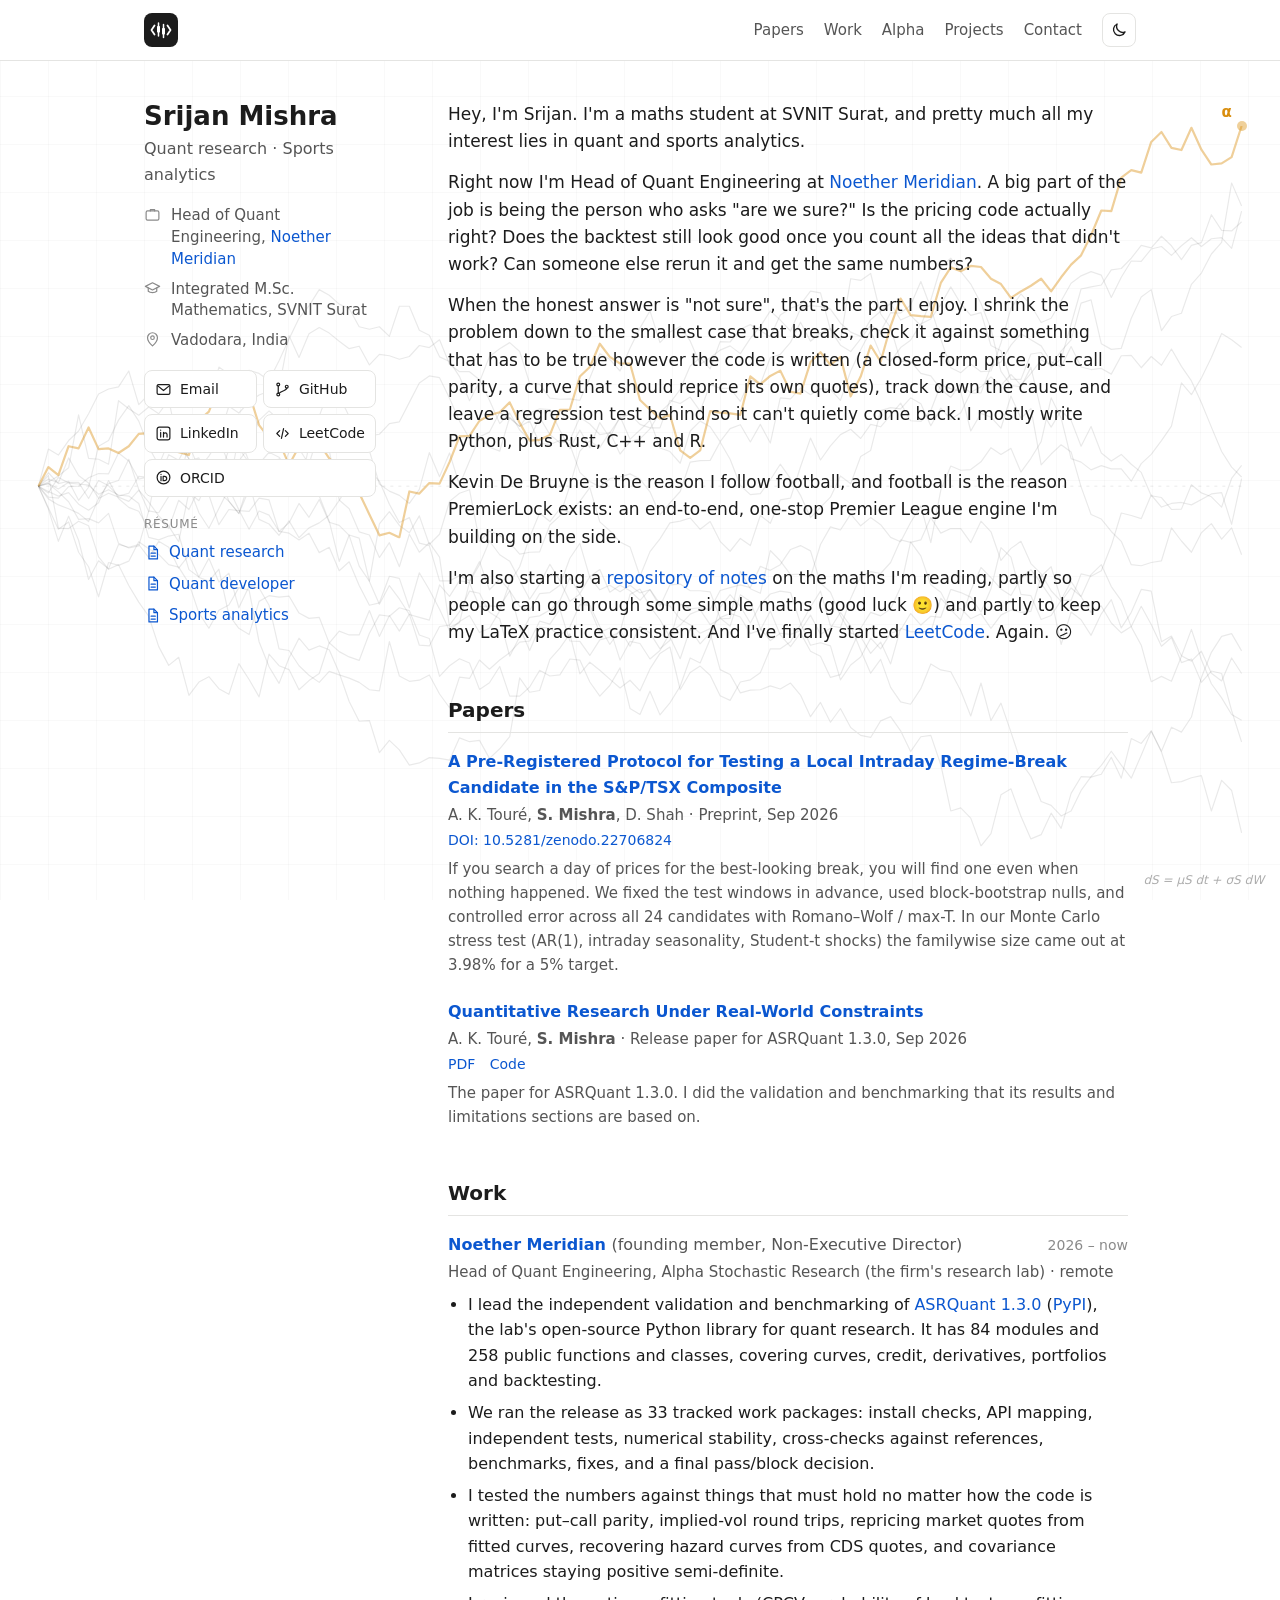
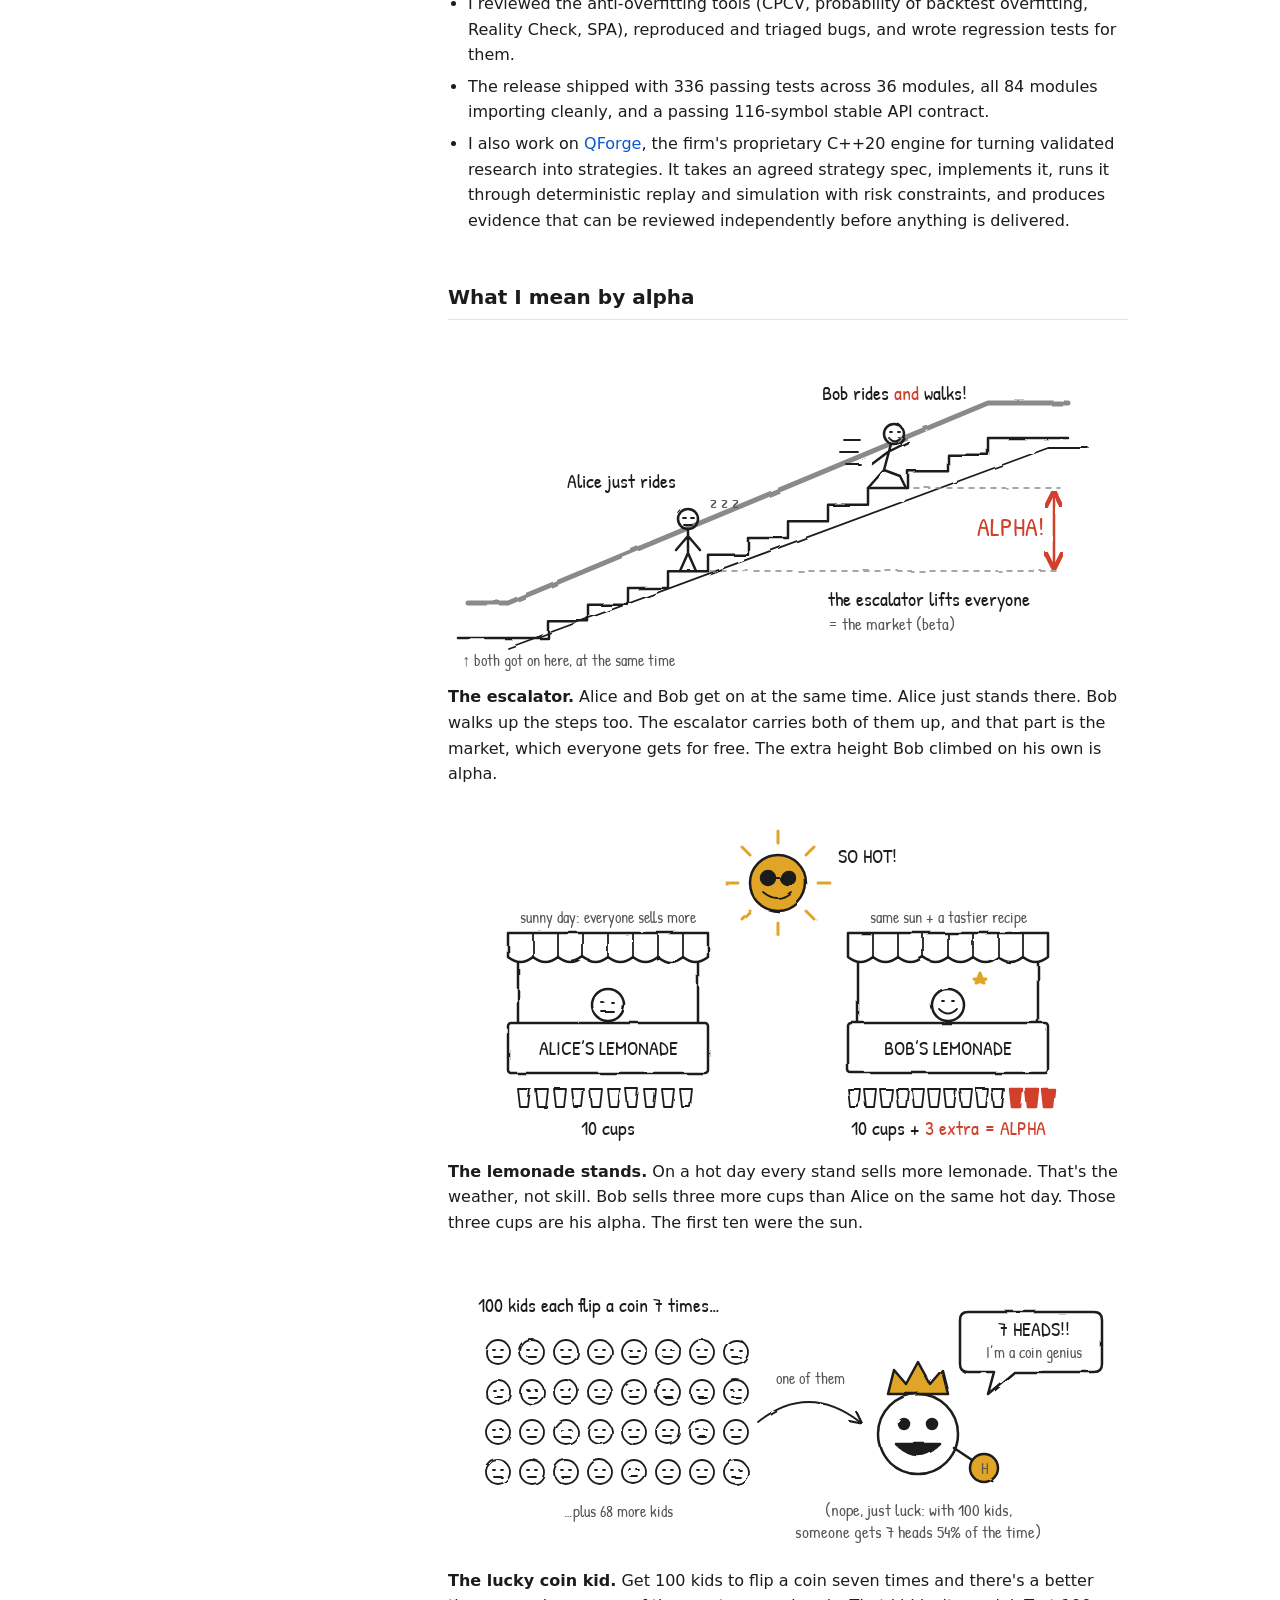
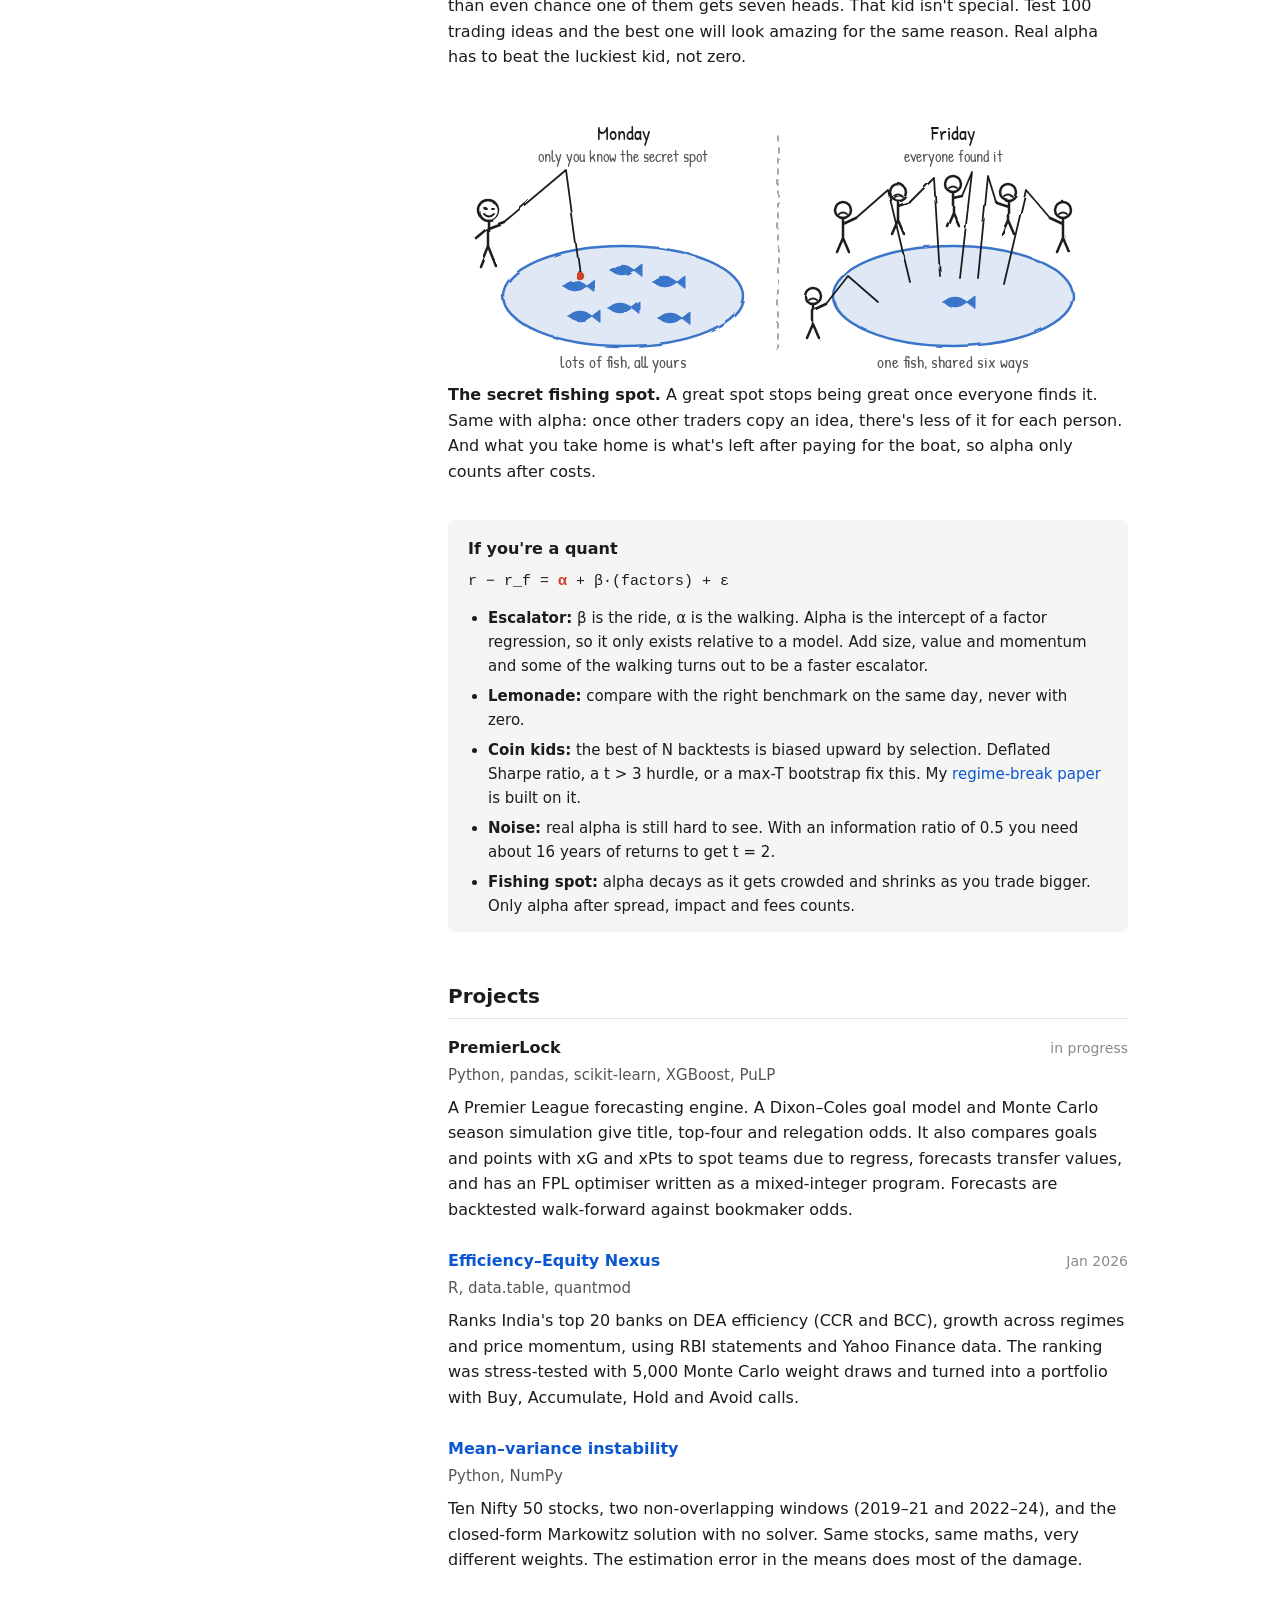
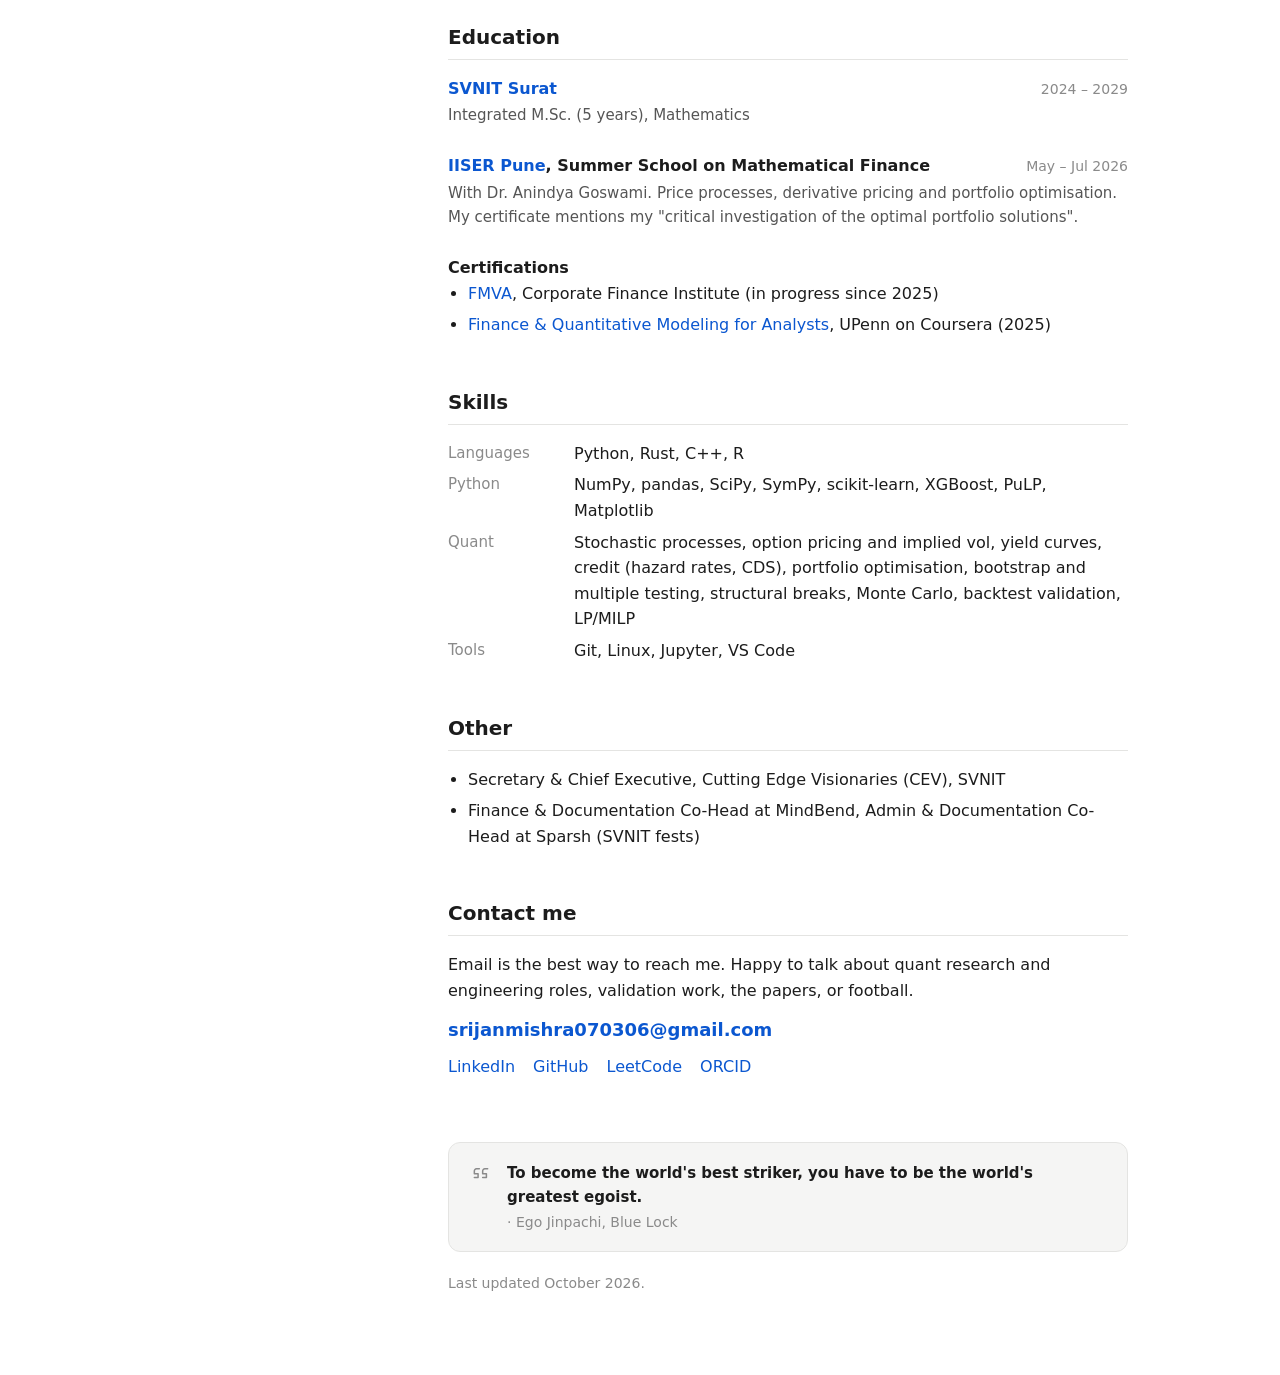
<file: index.html>
<!doctype html>
<html lang="en">
<head>
<meta charset="utf-8">
<meta name="viewport" content="width=device-width, initial-scale=1">
<title>Srijan Mishra</title>
<meta name="description" content="Srijan Mishra. Maths student at SVNIT Surat, Head of Quant Engineering at Noether Meridian. Quant research, validation and sports analytics.">
<meta name="author" content="Srijan Mishra">
<meta property="og:type" content="website">
<meta property="og:title" content="Srijan Mishra">
<meta property="og:description" content="Maths student at SVNIT Surat. Head of Quant Engineering at Noether Meridian. Quant research, validation and sports analytics.">
<meta property="og:url" content="https://srijanm-149.github.io/">
<meta property="og:site_name" content="Srijan Mishra">
<meta property="og:image" content="https://srijanm-149.github.io/img/og.png">
<meta property="og:image:width" content="1200">
<meta property="og:image:height" content="630">
<meta property="og:image:alt" content="Srijan Mishra · Quant research and sports analytics">
<meta name="twitter:card" content="summary_large_image">
<meta name="twitter:title" content="Srijan Mishra">
<meta name="twitter:description" content="Maths student at SVNIT Surat. Head of Quant Engineering at Noether Meridian.">
<meta name="twitter:image" content="https://srijanm-149.github.io/img/og.png">
<link rel="canonical" href="https://srijanm-149.github.io/">
<meta name="robots" content="index, follow">
<meta name="google-site-verification" content="_PoeW4BMkiNaqqGJSaXYiYPbLqBYTv4Mj8OxICNfTSU">
<script type="application/ld+json">
{
  "@context": "https://schema.org",
  "@type": "Person",
  "name": "Srijan Mishra",
  "url": "https://srijanm-149.github.io/",
  "image": "https://srijanm-149.github.io/img/og.png",
  "jobTitle": "Head of Quant Engineering",
  "worksFor": { "@type": "Organization", "name": "Noether Meridian", "url": "https://noethermeridian.com/" },
  "alumniOf": { "@type": "CollegeOrUniversity", "name": "Sardar Vallabhbhai National Institute of Technology, Surat" },
  "address": { "@type": "PostalAddress", "addressLocality": "Vadodara", "addressCountry": "IN" },
  "knowsAbout": ["Quantitative finance", "Model validation", "Sports analytics", "Python", "Rust", "C++", "R"],
  "sameAs": [
    "https://github.com/SRIJANM-149",
    "https://www.linkedin.com/in/srijanmishra2006/",
    "https://leetcode.com/u/Srijan_Q/",
    "https://orcid.org/0009-0008-2937-7115"
  ]
}
</script>
<meta name="theme-color" content="#ffffff" media="(prefers-color-scheme: light)">
<meta name="theme-color" content="#131313" media="(prefers-color-scheme: dark)">
<link rel="icon" type="image/svg+xml" href="img/icon-code.svg">
<link rel="preconnect" href="https://fonts.googleapis.com">
<link rel="preconnect" href="https://fonts.gstatic.com" crossorigin>
<link href="https://fonts.googleapis.com/css2?family=Patrick+Hand&display=swap" rel="stylesheet">
<link rel="stylesheet" href="assets/style.css?v=27">
<script>
  try { var t = localStorage.getItem("theme"); if (t === "light" || t === "dark") document.documentElement.dataset.theme = t; } catch (e) {}
</script>
<noscript><style>#preloader { display: none; }</style></noscript>
</head>
<body id="top">
<div id="preloader" aria-hidden="true">
  <div class="pl-wrap">
    <svg class="pl-ring" viewBox="0 0 120 120">
      <defs>
        <filter id="pl-wobble" x="-20%" y="-20%" width="140%" height="140%">
          <feTurbulence type="fractalNoise" baseFrequency="0.035" numOctaves="2" seed="4" result="n">
            <animate attributeName="baseFrequency" values="0.03;0.05;0.035;0.03" dur="2.4s" repeatCount="indefinite"/>
          </feTurbulence>
          <feDisplacementMap in="SourceGraphic" in2="n" scale="7" xChannelSelector="R" yChannelSelector="G"/>
        </filter>
      </defs>
      <g filter="url(#pl-wobble)">
        <circle class="pl-stroke pl-s1" cx="60" cy="60" r="48" pathLength="100"/>
        <circle class="pl-stroke pl-s2" cx="60" cy="60" r="46.5" pathLength="100"/>
      </g>
    </svg>
    <div class="pl-mark">
      <svg viewBox="0 0 24 24">
        <path class="pl-code" d="M5.5 7.5 2.5 12l3 4.5M18.5 7.5l3 4.5-3 4.5"/>
        <path class="pl-wick" d="M9.5 5v13M14.5 6.5v13"/>
        <rect class="pl-body" x="8" y="8" width="3" height="6.5" rx=".7"/>
        <rect class="pl-body" x="13" y="10" width="3" height="6.5" rx=".7"/>
      </svg>
    </div>
  </div>
</div>
<div id="bg-graph" aria-hidden="true">
  <svg viewBox="0 0 1000 1000" preserveAspectRatio="none">
    <line class="bg-base" x1="30" y1="540.2" x2="970" y2="540.2"/>
    <g class="bg-paths"><path d="M30.0 540.2L37.8 554.3L45.6 561.0L53.6 565.3L61.4 570.4L69.2 579.5L77.0 553.9L84.8 548.1L92.6 552.4L100.6 557.1L108.4 544.5L116.2 557.9L124.0 573.2L131.8 584.6L139.6 601.9L147.6 546.9L155.4 556.3L163.2 531.6L171.0 546.9L178.8 557.1L186.6 570.4L194.6 535.9L202.4 577.1L210.2 582.2L218.0 594.8L225.8 578.7L233.6 597.5L241.4 586.5L249.4 581.0L257.2 572.4L265.0 555.9L272.8 538.2L280.6 526.1L288.6 522.9L296.4 534.7L304.2 560.2L312.0 580.6L319.8 575.1L327.6 603.4L335.4 606.2L343.4 645.4L351.2 645.4L359.0 639.6L366.8 645.4L374.6 623.8L382.4 655.3L390.4 643.5L398.2 656.1L406.0 697.3L413.8 722.8L421.6 696.9L429.6 698.1L437.4 706.3L445.2 696.5L453.0 671.8L460.8 672.5L468.6 696.1L476.4 716.1L484.4 700.0L492.2 718.1L500.0 696.5L507.8 703.2L515.6 720.9L523.4 711.4L531.4 671.0L539.2 676.5L547.0 675.3L554.8 677.3L562.6 656.1L570.4 652.9L578.4 649.8L586.2 652.9L594.0 629.3L601.8 633.7L609.6 627.4L617.6 610.5L625.4 606.2L633.2 612.1L641.0 647.8L648.8 658.0L656.6 684.3L664.6 703.2L672.4 707.5L680.2 726.0L688.0 713.4L695.8 737.7L703.6 698.1L711.4 702.0L719.4 701.6L727.2 702.4L735.0 664.7L742.8 677.3L750.6 689.0L758.4 656.1L766.4 630.5L774.2 641.9L782.0 654.5L789.8 661.6L797.6 642.7L805.4 632.9L813.4 648.2L821.2 664.3L829.0 716.1L836.8 680.0L844.6 688.6L852.4 705.9L860.4 682.0L868.2 666.3L876.0 697.7L883.8 680.4L891.6 654.9L899.4 656.8L907.4 713.0L915.2 706.7L923.0 728.7L930.8 734.6L938.6 723.6L946.4 748.0L954.4 756.6L962.2 731.1L970.0 748.3"/><path d="M30.0 540.2L37.8 537.1L45.6 543.3L53.6 535.9L61.4 535.9L69.2 553.9L77.0 533.9L84.8 539.8L92.6 551.2L100.6 548.1L108.4 529.2L116.2 530.4L124.0 511.5L131.8 513.9L139.6 536.7L147.6 540.2L155.4 569.7L163.2 586.9L171.0 564.9L178.8 542.9L186.6 566.5L194.6 588.1L202.4 567.7L210.2 572.4L218.0 590.5L225.8 592.4L233.6 599.9L241.4 592.4L249.4 614.0L257.2 608.1L265.0 634.1L272.8 624.2L280.6 650.6L288.6 672.5L296.4 669.8L304.2 640.3L312.0 642.7L319.8 675.3L327.6 636.4L335.4 655.3L343.4 676.9L351.2 700.8L359.0 690.6L366.8 683.9L374.6 702.8L382.4 698.1L390.4 678.8L398.2 647.4L406.0 629.7L413.8 596.8L421.6 570.0L429.6 579.5L437.4 565.3L445.2 569.3L453.0 557.1L460.8 541.8L468.6 579.9L476.4 589.7L484.4 602.2L492.2 607.7L500.0 640.3L507.8 612.9L515.6 598.7L523.4 581.0L531.4 579.1L539.2 575.5L547.0 588.1L554.8 579.5L562.6 601.5L570.4 612.5L578.4 598.3L586.2 606.2L594.0 572.8L601.8 581.4L609.6 555.5L617.6 553.5L625.4 518.6L633.2 486.8L641.0 511.1L648.8 495.4L656.6 482.9L664.6 477.0L672.4 487.2L680.2 471.5L688.0 474.2L695.8 461.3L703.6 447.9L711.4 467.5L719.4 468.3L727.2 456.2L735.0 427.5L742.8 431.8L750.6 435.3L758.4 478.9L766.4 459.3L774.2 463.6L782.0 475.8L789.8 440.0L797.6 464.8L805.4 453.8L813.4 516.6L821.2 504.5L829.0 494.2L836.8 502.1L844.6 541.0L852.4 571.6L860.4 576.7L868.2 590.5L876.0 601.5L883.8 627.4L891.6 628.6L899.4 625.0L907.4 623.1L915.2 586.5L923.0 601.1L930.8 613.6L938.6 592.0L946.4 581.8L954.4 599.1L962.2 586.5L970.0 616.4"/><path d="M30.0 540.2L37.8 565.7L45.6 601.5L53.6 573.6L61.4 600.3L69.2 643.9L77.0 623.1L84.8 632.1L92.6 605.0L100.6 608.1L108.4 605.0L116.2 619.5L124.0 601.5L131.8 608.1L139.6 631.3L147.6 616.8L155.4 641.5L163.2 645.8L171.0 632.5L178.8 683.2L186.6 698.1L194.6 705.1L202.4 668.2L210.2 661.9L218.0 663.5L225.8 662.3L233.6 681.2L241.4 687.1L249.4 685.9L257.2 714.6L265.0 701.2L272.8 705.5L280.6 705.5L288.6 678.4L296.4 707.1L304.2 683.9L312.0 701.2L319.8 682.4L327.6 716.9L335.4 717.7L343.4 696.1L351.2 694.5L359.0 679.6L366.8 656.8L374.6 659.2L382.4 680.4L390.4 687.5L398.2 729.1L406.0 707.5L413.8 685.9L421.6 684.3L429.6 677.7L437.4 667.4L445.2 641.9L453.0 659.6L460.8 640.7L468.6 632.9L476.4 658.0L484.4 650.2L492.2 656.4L500.0 667.0L507.8 654.9L515.6 671.0L523.4 673.3L531.4 687.9L539.2 694.1L547.0 703.6L554.8 698.5L562.6 686.3L570.4 681.6L578.4 685.5L586.2 704.0L594.0 700.0L601.8 678.8L609.6 705.5L617.6 718.5L625.4 703.2L633.2 723.6L641.0 729.1L648.8 752.7L656.6 749.5L664.6 722.8L672.4 698.1L680.2 680.4L688.0 684.3L695.8 676.5L703.6 652.5L711.4 602.2L719.4 617.6L727.2 649.8L735.0 658.0L742.8 678.8L750.6 676.1L758.4 687.5L766.4 682.0L774.2 698.1L782.0 683.5L789.8 677.7L797.6 680.4L805.4 679.2L813.4 640.3L821.2 629.7L829.0 666.3L836.8 646.2L844.6 663.1L852.4 680.4L860.4 673.3L868.2 692.2L876.0 703.2L883.8 696.1L891.6 673.7L899.4 693.8L907.4 718.1L915.2 708.3L923.0 736.2L930.8 732.2L938.6 758.2L946.4 745.6L954.4 748.3L962.2 789.6L970.0 824.5"/><path d="M30.0 540.2L37.8 547.7L45.6 530.4L53.6 536.7L61.4 537.8L69.2 539.0L77.0 549.2L84.8 544.1L92.6 550.0L100.6 551.2L108.4 559.4L116.2 597.1L124.0 599.9L131.8 595.6L139.6 593.6L147.6 632.9L155.4 641.1L163.2 620.3L171.0 646.6L178.8 636.8L186.6 675.3L194.6 651.3L202.4 653.3L210.2 672.5L218.0 720.9L225.8 722.8L233.6 739.7L241.4 750.3L249.4 758.2L257.2 746.0L265.0 749.9L272.8 753.5L280.6 758.2L288.6 766.4L296.4 767.6L304.2 713.0L312.0 751.1L319.8 757.0L327.6 755.8L335.4 749.9L343.4 771.1L351.2 786.4L359.0 752.3L366.8 753.8L374.6 733.4L382.4 743.6L390.4 733.4L398.2 725.2L406.0 713.4L413.8 712.2L421.6 690.2L429.6 693.4L437.4 676.9L445.2 712.2L453.0 712.6L460.8 728.3L468.6 711.0L476.4 707.9L484.4 702.0L492.2 660.4L500.0 654.5L507.8 673.7L515.6 688.6L523.4 707.9L531.4 731.9L539.2 698.9L547.0 715.4L554.8 703.2L562.6 744.0L570.4 749.5L578.4 769.9L586.2 766.8L594.0 766.4L601.8 762.1L609.6 765.6L617.6 758.9L625.4 772.3L633.2 796.3L641.0 780.5L648.8 802.5L656.6 787.2L664.6 808.4L672.4 817.1L680.2 819.4L688.0 801.0L695.8 796.3L703.6 812.0L711.4 835.1L719.4 818.6L727.2 817.1L735.0 849.7L742.8 901.1L750.6 897.6L758.4 909.0L766.4 940.0L774.2 926.3L782.0 883.1L789.8 876.4L797.6 907.0L805.4 932.1L813.4 927.4L821.2 903.5L829.0 920.4L836.8 881.5L844.6 863.0L852.4 863.4L860.4 860.3L868.2 841.4L876.0 864.6L883.8 820.6L891.6 826.1L899.4 812.0L907.4 834.7L915.2 808.0L923.0 813.5L930.8 796.7L938.6 752.7L946.4 724.8L954.4 707.1L962.2 704.0L970.0 723.2"/><path d="M30.0 540.2L37.8 552.4L45.6 553.5L53.6 540.6L61.4 540.2L69.2 530.8L77.0 526.1L84.8 526.5L92.6 503.3L100.6 512.3L108.4 532.3L116.2 529.6L124.0 532.7L131.8 505.2L139.6 511.5L147.6 489.5L155.4 490.7L163.2 491.1L171.0 486.4L178.8 451.4L186.6 458.9L194.6 446.7L202.4 438.9L210.2 434.6L218.0 431.0L225.8 372.9L233.6 397.2L241.4 370.9L249.4 363.9L257.2 370.1L265.0 379.2L272.8 387.4L280.6 384.7L288.6 405.5L296.4 393.7L304.2 395.3L312.0 399.2L319.8 396.1L327.6 383.9L335.4 386.2L343.4 377.6L351.2 404.7L359.0 413.0L366.8 413.0L374.6 422.0L382.4 444.8L390.4 470.7L398.2 458.9L406.0 477.8L413.8 488.4L421.6 463.6L429.6 482.9L437.4 491.9L445.2 489.1L453.0 463.6L460.8 471.1L468.6 482.9L476.4 480.9L484.4 464.4L492.2 460.1L500.0 471.5L507.8 475.4L515.6 475.4L523.4 444.8L531.4 448.3L539.2 441.2L547.0 456.9L554.8 427.1L562.6 431.4L570.4 431.4L578.4 445.9L586.2 422.0L594.0 427.1L601.8 397.2L609.6 393.7L617.6 380.4L625.4 358.0L633.2 379.2L641.0 369.7L648.8 365.0L656.6 378.0L664.6 309.7L672.4 311.6L680.2 303.8L688.0 348.9L695.8 363.9L703.6 401.6L711.4 401.2L719.4 414.9L727.2 417.7L735.0 432.6L742.8 441.6L750.6 425.9L758.4 436.9L766.4 436.5L774.2 407.1L782.0 402.3L789.8 383.5L797.6 370.9L805.4 377.6L813.4 384.3L821.2 402.0L829.0 407.8L836.8 385.1L844.6 407.8L852.4 410.6L860.4 409.4L868.2 415.7L876.0 395.3L883.8 394.9L891.6 408.6L899.4 396.1L907.4 405.9L915.2 387.8L923.0 407.1L930.8 423.2L938.6 447.5L946.4 474.6L954.4 501.7L962.2 519.0L970.0 530.0"/><path d="M30.0 540.2L37.8 532.3L45.6 536.3L53.6 508.8L61.4 528.4L69.2 536.7L77.0 553.5L84.8 537.4L92.6 533.9L100.6 510.3L108.4 543.7L116.2 568.5L124.0 512.3L131.8 518.6L139.6 535.1L147.6 493.5L155.4 521.3L163.2 550.0L171.0 583.0L178.8 566.1L186.6 567.3L194.6 568.1L202.4 553.5L210.2 555.5L218.0 590.5L225.8 581.0L233.6 559.4L241.4 574.8L249.4 555.1L257.2 580.3L265.0 583.8L272.8 594.8L280.6 629.0L288.6 645.8L296.4 582.2L304.2 568.5L312.0 583.8L319.8 592.0L327.6 573.2L335.4 605.0L343.4 593.6L351.2 557.1L359.0 548.1L366.8 544.1L374.6 601.5L382.4 590.1L390.4 594.8L398.2 603.0L406.0 615.6L413.8 613.6L421.6 613.2L429.6 583.4L437.4 573.2L445.2 539.8L453.0 501.3L460.8 489.9L468.6 497.4L476.4 480.1L484.4 504.5L492.2 490.7L500.0 487.6L507.8 476.6L515.6 458.1L523.4 447.9L531.4 432.6L539.2 406.7L547.0 397.6L554.8 409.8L562.6 379.6L570.4 380.0L578.4 365.8L586.2 360.7L594.0 367.4L601.8 374.1L609.6 350.1L617.6 342.7L625.4 338.3L633.2 323.4L641.0 325.4L648.8 366.6L656.6 383.5L664.6 390.6L672.4 376.4L680.2 361.5L688.0 368.2L695.8 347.4L703.6 347.8L711.4 339.1L719.4 312.8L727.2 342.3L735.0 376.8L742.8 408.6L750.6 414.1L758.4 404.3L766.4 413.0L774.2 412.2L782.0 381.1L789.8 342.7L797.6 326.5L805.4 339.1L813.4 358.4L821.2 353.6L829.0 334.4L836.8 314.8L844.6 306.5L852.4 301.8L860.4 305.7L868.2 330.5L876.0 308.1L883.8 290.0L891.6 290.4L899.4 276.7L907.4 273.9L915.2 283.7L923.0 273.1L930.8 264.1L938.6 273.9L946.4 265.3L954.4 264.1L962.2 275.9L970.0 234.6"/><path d="M30.0 540.2L37.8 546.1L45.6 551.2L53.6 547.3L61.4 560.2L69.2 566.9L77.0 558.7L84.8 533.9L92.6 553.9L100.6 563.8L108.4 568.1L116.2 587.7L124.0 575.9L131.8 587.3L139.6 555.9L147.6 566.1L155.4 543.3L163.2 543.7L171.0 544.5L178.8 542.2L186.6 484.4L194.6 512.7L202.4 515.5L210.2 502.5L218.0 508.0L225.8 524.9L233.6 528.4L241.4 542.2L249.4 551.2L257.2 579.1L265.0 623.8L272.8 594.4L280.6 597.9L288.6 646.2L296.4 671.4L304.2 650.6L312.0 665.5L319.8 682.8L327.6 685.9L335.4 689.0L343.4 649.8L351.2 662.7L359.0 645.1L366.8 647.4L374.6 674.1L382.4 673.3L390.4 674.1L398.2 656.4L406.0 673.7L413.8 678.4L421.6 659.6L429.6 658.4L437.4 650.2L445.2 620.3L453.0 603.8L460.8 641.5L468.6 655.3L476.4 650.2L484.4 657.6L492.2 650.2L500.0 658.8L507.8 655.3L515.6 673.7L523.4 649.8L531.4 649.0L539.2 656.4L547.0 656.4L554.8 657.6L562.6 686.7L570.4 695.7L578.4 660.8L586.2 668.2L594.0 698.1L601.8 711.8L609.6 703.6L617.6 704.8L625.4 700.8L633.2 683.5L641.0 704.8L648.8 698.1L656.6 680.4L664.6 695.7L672.4 722.4L680.2 748.0L688.0 732.6L695.8 763.7L703.6 779.8L711.4 782.5L719.4 765.2L727.2 737.7L735.0 744.4L742.8 746.4L750.6 767.6L758.4 795.5L766.4 758.9L774.2 800.6L782.0 781.3L789.8 813.5L797.6 846.9L805.4 862.6L813.4 890.5L821.2 894.8L829.0 906.6L836.8 901.1L844.6 878.3L852.4 863.0L860.4 850.5L868.2 834.7L876.0 850.1L883.8 864.6L891.6 839.1L899.4 812.4L907.4 835.5L915.2 869.7L923.0 868.5L930.8 864.2L938.6 861.8L946.4 901.1L954.4 867.0L962.2 878.3L970.0 925.5"/><path d="M30.0 540.2L37.8 537.4L45.6 546.5L53.6 557.5L61.4 577.1L69.2 576.3L77.0 581.0L84.8 570.4L92.6 603.8L100.6 608.9L108.4 606.6L116.2 567.7L124.0 569.7L131.8 551.6L139.6 543.7L147.6 512.7L155.4 508.8L163.2 536.3L171.0 528.0L178.8 556.7L186.6 570.8L194.6 543.7L202.4 534.7L210.2 541.8L218.0 531.9L225.8 502.1L233.6 498.6L241.4 515.8L249.4 478.9L257.2 476.6L265.0 467.9L272.8 492.3L280.6 487.6L288.6 500.9L296.4 537.8L304.2 545.7L312.0 550.4L319.8 559.4L327.6 543.7L335.4 502.9L343.4 529.6L351.2 503.3L359.0 539.0L366.8 512.3L374.6 486.4L382.4 497.0L390.4 501.3L398.2 463.6L406.0 473.8L413.8 458.9L421.6 454.2L429.6 455.0L437.4 478.1L445.2 498.6L453.0 477.8L460.8 497.4L468.6 469.5L476.4 486.4L484.4 462.8L492.2 488.0L500.0 477.8L507.8 466.8L515.6 497.8L523.4 501.7L531.4 514.7L539.2 478.9L547.0 467.9L554.8 474.2L562.6 490.7L570.4 476.2L578.4 471.9L586.2 491.1L594.0 471.5L601.8 492.3L609.6 442.0L617.6 443.2L625.4 431.0L633.2 438.5L641.0 431.8L648.8 433.0L656.6 444.8L664.6 412.2L672.4 388.6L680.2 367.4L688.0 394.1L695.8 401.6L703.6 386.2L711.4 378.0L719.4 359.9L727.2 354.4L735.0 338.3L742.8 318.7L750.6 337.5L758.4 350.5L766.4 347.4L774.2 383.9L782.0 389.8L789.8 421.6L797.6 421.6L805.4 393.3L813.4 391.7L821.2 407.8L829.0 398.8L836.8 360.3L844.6 321.1L852.4 318.7L860.4 316.7L868.2 299.8L876.0 298.3L883.8 286.9L891.6 272.7L899.4 275.5L907.4 262.5L915.2 273.1L923.0 288.5L930.8 272.7L938.6 269.6L946.4 238.6L954.4 255.9L962.2 256.6L970.0 246.4"/><path d="M30.0 540.2L37.8 499.0L45.6 505.6L53.6 489.5L61.4 478.9L69.2 459.7L77.0 437.7L84.8 432.2L92.6 429.8L100.6 412.2L108.4 449.5L116.2 438.1L124.0 448.7L131.8 426.3L139.6 412.6L147.6 412.6L155.4 416.9L163.2 452.6L171.0 407.8L178.8 415.7L186.6 418.8L194.6 411.4L202.4 414.9L210.2 422.8L218.0 400.8L225.8 376.8L233.6 353.6L241.4 339.9L249.4 321.8L257.2 328.1L265.0 337.9L272.8 342.7L280.6 363.1L288.6 365.8L296.4 363.1L304.2 373.7L312.0 340.3L319.8 340.3L327.6 367.0L335.4 372.5L343.4 396.5L351.2 401.6L359.0 418.4L366.8 445.2L374.6 424.3L382.4 396.1L390.4 387.4L398.2 380.7L406.0 390.6L413.8 425.9L421.6 426.7L429.6 442.4L437.4 443.6L445.2 443.2L453.0 444.8L460.8 420.0L468.6 392.9L476.4 399.2L484.4 412.2L492.2 387.0L500.0 364.3L507.8 345.4L515.6 380.7L523.4 369.0L531.4 362.7L539.2 378.8L547.0 404.7L554.8 397.6L562.6 389.0L570.4 384.3L578.4 392.9L586.2 376.0L594.0 362.7L601.8 345.4L609.6 355.6L617.6 367.8L625.4 343.0L633.2 339.5L641.0 340.7L648.8 343.4L656.6 359.1L664.6 369.0L672.4 373.7L680.2 355.2L688.0 345.8L695.8 337.2L703.6 355.6L711.4 350.5L719.4 361.9L727.2 333.2L735.0 296.7L742.8 286.9L750.6 301.8L758.4 315.6L766.4 337.2L774.2 365.4L782.0 412.6L789.8 428.3L797.6 429.8L805.4 408.2L813.4 456.2L821.2 474.6L829.0 456.2L836.8 467.1L844.6 495.8L852.4 473.8L860.4 503.3L868.2 512.3L876.0 504.9L883.8 515.8L891.6 524.9L899.4 550.8L907.4 552.8L915.2 566.1L923.0 565.7L930.8 538.6L938.6 547.7L946.4 552.0L954.4 563.4L962.2 531.6L970.0 517.0"/><path d="M30.0 540.2L37.8 564.2L45.6 588.1L53.6 579.9L61.4 613.6L69.2 629.7L77.0 663.1L84.8 625.0L92.6 628.2L100.6 623.5L108.4 601.9L116.2 609.7L124.0 616.0L131.8 627.4L139.6 630.1L147.6 648.2L155.4 681.2L163.2 698.1L171.0 678.0L178.8 672.2L186.6 652.9L194.6 655.7L202.4 713.0L210.2 740.9L218.0 759.3L225.8 731.1L233.6 709.1L241.4 722.4L249.4 717.7L257.2 722.0L265.0 747.6L272.8 779.4L280.6 801.4L288.6 800.6L296.4 836.3L304.2 822.6L312.0 833.2L319.8 850.1L327.6 847.7L335.4 841.8L343.4 842.6L351.2 844.6L359.0 819.8L366.8 824.1L374.6 822.6L382.4 842.6L390.4 832.0L398.2 818.6L406.0 753.1L413.8 769.2L421.6 767.2L429.6 732.6L437.4 720.1L445.2 704.4L453.0 748.7L460.8 735.8L468.6 744.8L476.4 754.6L484.4 764.4L492.2 755.8L500.0 767.6L507.8 743.2L515.6 726.0L523.4 718.9L531.4 766.4L539.2 747.2L547.0 740.1L554.8 750.3L562.6 773.1L570.4 778.2L578.4 757.8L586.2 755.4L594.0 747.6L601.8 720.9L609.6 720.9L617.6 713.0L625.4 694.1L633.2 674.5L641.0 656.8L648.8 695.3L656.6 697.3L664.6 665.1L672.4 640.3L680.2 635.2L688.0 637.2L695.8 625.0L703.6 599.9L711.4 602.6L719.4 599.9L727.2 575.1L735.0 592.4L742.8 587.3L750.6 587.3L758.4 603.0L766.4 579.1L774.2 590.9L782.0 622.7L789.8 609.3L797.6 601.5L805.4 626.2L813.4 637.6L821.2 656.4L829.0 668.2L836.8 653.3L844.6 662.7L852.4 638.4L860.4 627.4L868.2 651.7L876.0 667.4L883.8 696.5L891.6 716.9L899.4 757.4L907.4 751.5L915.2 757.0L923.0 729.1L930.8 699.3L938.6 733.0L946.4 759.7L954.4 775.4L962.2 793.9L970.0 800.2"/><path d="M30.0 540.2L37.8 525.3L45.6 537.4L53.6 534.7L61.4 555.9L69.2 541.4L77.0 495.8L84.8 489.5L92.6 466.8L100.6 450.7L108.4 467.9L116.2 496.6L124.0 517.0L131.8 490.7L139.6 477.0L147.6 510.7L155.4 520.6L163.2 506.8L171.0 489.1L178.8 515.1L186.6 512.3L194.6 496.2L202.4 467.1L210.2 456.5L218.0 466.8L225.8 468.7L233.6 487.6L241.4 461.3L249.4 462.4L257.2 432.6L265.0 439.7L272.8 462.8L280.6 471.1L288.6 484.4L296.4 482.5L304.2 470.7L312.0 468.7L319.8 447.1L327.6 425.5L335.4 417.7L343.4 419.6L351.2 442.4L359.0 467.9L366.8 487.2L374.6 485.2L382.4 480.1L390.4 458.1L398.2 464.8L406.0 473.8L413.8 467.9L421.6 492.7L429.6 493.9L437.4 489.5L445.2 493.9L453.0 524.9L460.8 535.1L468.6 541.0L476.4 531.9L484.4 530.0L492.2 526.5L500.0 532.3L507.8 546.5L515.6 572.0L523.4 558.7L531.4 546.1L539.2 513.5L547.0 511.9L554.8 511.5L562.6 491.1L570.4 510.3L578.4 539.4L586.2 549.6L594.0 548.4L601.8 533.1L609.6 515.8L617.6 531.9L625.4 550.4L633.2 575.1L641.0 563.8L648.8 552.4L656.6 528.8L664.6 537.4L672.4 507.2L680.2 500.5L688.0 456.2L695.8 453.0L703.6 454.2L711.4 442.0L719.4 448.7L727.2 473.0L735.0 453.4L742.8 466.0L750.6 458.5L758.4 436.1L766.4 429.8L774.2 418.8L782.0 428.3L789.8 416.1L797.6 427.9L805.4 414.9L813.4 400.0L821.2 405.5L829.0 390.2L836.8 377.6L844.6 336.8L852.4 333.2L860.4 381.9L868.2 388.2L876.0 387.0L883.8 353.6L891.6 330.1L899.4 321.8L907.4 367.4L915.2 351.7L923.0 348.1L930.8 315.9L938.6 303.4L946.4 282.2L954.4 269.2L962.2 203.2L970.0 228.8"/><path d="M30.0 540.2L37.8 528.4L45.6 586.9L53.6 587.3L61.4 579.1L69.2 584.2L77.0 618.7L84.8 632.5L92.6 627.4L100.6 650.6L108.4 669.0L116.2 684.7L124.0 718.5L131.8 739.3L139.6 730.3L147.6 772.7L155.4 757.8L163.2 751.9L171.0 765.2L178.8 771.5L186.6 737.3L194.6 755.0L202.4 774.3L210.2 726.7L218.0 739.7L225.8 744.0L233.6 766.4L241.4 756.2L249.4 748.3L257.2 714.2L265.0 724.0L272.8 729.9L280.6 733.8L288.6 703.6L296.4 683.2L304.2 684.7L312.0 675.3L319.8 678.4L327.6 705.5L335.4 709.5L343.4 751.5L351.2 739.7L359.0 731.9L366.8 736.6L374.6 766.0L382.4 758.6L390.4 740.5L398.2 773.5L406.0 773.5L413.8 763.3L421.6 744.8L429.6 751.1L437.4 749.9L445.2 732.2L453.0 733.4L460.8 757.8L468.6 773.5L476.4 761.7L484.4 742.1L492.2 787.2L500.0 793.9L507.8 768.0L515.6 794.3L523.4 780.9L531.4 762.5L539.2 731.1L547.0 736.6L554.8 710.3L562.6 674.9L570.4 660.8L578.4 673.7L586.2 692.2L594.0 671.8L601.8 660.0L609.6 656.8L617.6 658.4L625.4 692.6L633.2 716.9L641.0 714.2L648.8 717.7L656.6 755.4L664.6 738.9L672.4 729.9L680.2 709.1L688.0 720.9L695.8 703.6L703.6 700.0L711.4 681.6L719.4 694.5L727.2 684.7L735.0 685.9L742.8 654.9L750.6 658.4L758.4 663.5L766.4 680.0L774.2 654.1L782.0 608.5L789.8 619.1L797.6 660.4L805.4 661.9L813.4 688.3L821.2 683.9L829.0 667.0L836.8 667.0L844.6 637.6L852.4 640.3L860.4 634.1L868.2 606.2L876.0 570.0L883.8 572.8L891.6 576.3L899.4 550.0L907.4 563.4L915.2 559.4L923.0 558.3L930.8 561.0L938.6 555.1L946.4 548.8L954.4 547.3L962.2 582.6L970.0 531.9"/><path d="M30.0 540.2L37.8 535.5L45.6 528.8L53.6 519.8L61.4 460.9L69.2 509.2L77.0 510.3L84.8 515.8L92.6 445.2L100.6 454.2L108.4 461.3L116.2 452.2L124.0 459.7L131.8 444.4L139.6 496.2L147.6 509.6L155.4 523.3L163.2 521.0L171.0 530.8L178.8 499.7L186.6 498.6L194.6 513.9L202.4 525.7L210.2 513.1L218.0 510.0L225.8 528.8L233.6 546.5L241.4 495.8L249.4 499.0L257.2 500.5L265.0 555.5L272.8 565.3L280.6 590.9L288.6 594.4L296.4 619.5L304.2 603.0L312.0 629.7L319.8 593.6L327.6 613.6L335.4 603.0L343.4 619.1L351.2 696.9L359.0 691.8L366.8 646.6L374.6 627.4L382.4 601.1L390.4 616.4L398.2 623.5L406.0 644.7L413.8 665.9L421.6 649.0L429.6 627.0L437.4 645.1L445.2 668.2L453.0 660.0L460.8 676.1L468.6 702.8L476.4 697.7L484.4 733.4L492.2 712.6L500.0 715.0L507.8 732.2L515.6 722.8L523.4 703.2L531.4 694.5L539.2 682.4L547.0 677.7L554.8 694.1L562.6 687.5L570.4 687.1L578.4 634.8L586.2 654.1L594.0 659.2L601.8 611.7L609.6 623.1L617.6 638.4L625.4 638.0L633.2 641.1L641.0 605.0L648.8 585.4L656.6 588.9L664.6 571.2L672.4 584.2L680.2 575.1L688.0 583.0L695.8 597.1L703.6 601.9L711.4 580.6L719.4 562.2L727.2 603.0L735.0 544.5L742.8 517.8L750.6 522.5L758.4 521.7L766.4 513.1L774.2 497.4L782.0 504.9L789.8 498.2L797.6 524.5L805.4 509.2L813.4 490.7L821.2 442.0L829.0 464.4L836.8 509.6L844.6 513.5L852.4 522.1L860.4 517.4L868.2 521.0L876.0 521.0L883.8 534.7L891.6 515.1L899.4 504.9L907.4 489.5L915.2 473.4L923.0 425.5L930.8 438.5L938.6 420.0L946.4 397.2L954.4 370.5L962.2 377.6L970.0 386.2"/></g>
    <path class="bg-hero" d="M30.0 540.2L37.8 519.0L45.6 528.0L53.6 495.8L61.4 498.2L69.2 475.0L77.0 499.0L84.8 498.2L92.6 503.3L100.6 495.8L108.4 482.1L116.2 481.3L124.0 480.1L131.8 499.7L139.6 502.5L147.6 505.6L155.4 467.1L163.2 457.3L171.0 429.1L178.8 439.7L186.6 438.1L194.6 436.9L202.4 472.3L210.2 486.8L218.0 490.7L225.8 516.6L233.6 496.2L241.4 473.0L249.4 492.7L257.2 509.2L265.0 519.8L272.8 536.3L280.6 547.7L288.6 571.6L296.4 594.8L304.2 592.0L312.0 597.1L319.8 546.1L327.6 548.4L335.4 536.7L343.4 537.4L351.2 513.5L359.0 484.8L366.8 484.4L374.6 467.5L382.4 461.3L390.4 458.1L398.2 447.1L406.0 469.9L413.8 489.5L421.6 488.7L429.6 483.2L437.4 455.4L445.2 455.0L453.0 418.4L460.8 407.8L468.6 381.9L476.4 396.5L484.4 403.9L492.2 403.9L500.0 444.4L507.8 455.0L515.6 465.2L523.4 460.9L531.4 500.5L539.2 508.8L547.0 500.5L554.8 456.9L562.6 458.5L570.4 459.3L578.4 460.9L586.2 418.1L594.0 427.1L601.8 417.7L609.6 411.8L617.6 435.3L625.4 437.3L633.2 402.3L641.0 391.4L648.8 405.5L656.6 396.5L664.6 440.4L672.4 418.4L680.2 383.9L688.0 402.0L695.8 362.3L703.6 331.7L711.4 350.1L719.4 351.3L727.2 352.1L735.0 314.4L742.8 297.1L750.6 301.4L758.4 295.5L766.4 296.7L774.2 309.7L782.0 315.6L789.8 330.9L797.6 323.8L805.4 317.5L813.4 309.7L821.2 323.8L829.0 308.1L836.8 294.0L844.6 283.7L852.4 261.4L860.4 233.9L868.2 234.6L876.0 197.3L883.8 189.1L891.6 191.8L899.4 157.7L907.4 146.7L915.2 164.3L923.0 166.7L930.8 142.0L938.6 166.3L946.4 182.8L954.4 181.6L962.2 174.6L970.0 140.0"/>
  </svg>
  <span class="bg-dot"></span>
  <span class="bg-alpha">&alpha;</span>
  <span class="bg-eq">dS = &mu;S dt + &sigma;S dW</span>
</div>
<header class="topbar">
  <div class="topbar-in">
    <a class="mark" href="#top" aria-label="Back to top"><svg viewBox="0 0 24 24" aria-hidden="true"><path class="m-code" d="M5.5 7.5 2.5 12l3 4.5M18.5 7.5l3 4.5-3 4.5"/><path class="m-wick" d="M9.5 5v13M14.5 6.5v13"/><rect class="m-body" x="8" y="8" width="3" height="6.5" rx=".7"/><rect class="m-body" x="13" y="10" width="3" height="6.5" rx=".7"/></svg></a>
    <nav class="nav" aria-label="Sections">
      <a href="#papers">Papers</a>
      <a href="#work">Work</a>
      <a href="#alpha">Alpha</a>
      <a href="#projects">Projects</a>
      <a href="#contact">Contact</a>
      <button class="theme-btn" id="theme-btn" type="button" aria-label="Switch to dark mode" title="Switch theme">
        <svg class="i-moon" viewBox="0 0 24 24" aria-hidden="true"><path d="M20 14.5A8 8 0 0 1 9.5 4a8 8 0 1 0 10.5 10.5z"/></svg>
        <svg class="i-sun" viewBox="0 0 24 24" aria-hidden="true"><circle cx="12" cy="12" r="4.5"/><path d="M12 1.5v3M12 19.5v3M1.5 12h3M19.5 12h3M4.6 4.6l2.1 2.1M17.3 17.3l2.1 2.1M4.6 19.4l2.1-2.1M17.3 6.7l2.1-2.1"/></svg>
      </button>
    </nav>
  </div>
</header>
<div class="page">

  <aside class="side">
    <h1>Srijan Mishra</h1>
    <p class="role">Quant research · Sports analytics</p>

    <ul class="facts">
      <li><svg class="ic" viewBox="0 0 24 24" aria-hidden="true"><rect x="3" y="7" width="18" height="13" rx="2"/><path d="M9 7V5h6v2"/></svg><span>Head of Quant Engineering, <a href="https://noethermeridian.com/">Noether Meridian</a></span></li>
      <li><svg class="ic" viewBox="0 0 24 24" aria-hidden="true"><path d="m2 9 10-5 10 5-10 5z"/><path d="M6 11v5c3 2.5 9 2.5 12 0v-5"/></svg><span>Integrated M.Sc. Mathematics, SVNIT Surat</span></li>
      <li><svg class="ic" viewBox="0 0 24 24" aria-hidden="true"><path d="M12 21s7-6.2 7-11.5a7 7 0 1 0-14 0C5 14.8 12 21 12 21z"/><circle cx="12" cy="9.5" r="2.5"/></svg><span>Vadodara, India</span></li>
    </ul>

    <ul class="social">
      <li><a href="mailto:srijanmishra070306@gmail.com"><svg class="ic" viewBox="0 0 24 24" aria-hidden="true"><rect x="3" y="5" width="18" height="14" rx="2"/><path d="m3.5 6.5 8.5 7 8.5-7"/></svg>Email</a></li>
      <li><a href="https://github.com/SRIJANM-149"><svg class="ic" viewBox="0 0 24 24" aria-hidden="true"><circle cx="6" cy="5" r="2"/><circle cx="6" cy="19" r="2"/><circle cx="18" cy="8" r="2"/><path d="M6 7v10M18 10c0 4-6 3-11 7.5"/></svg>GitHub</a></li>
      <li><a href="https://www.linkedin.com/in/srijanmishra2006/"><svg class="ic" viewBox="0 0 24 24" aria-hidden="true"><rect x="3" y="3" width="18" height="18" rx="3"/><path d="M8 10.5V17M8 7.2v.1M12 17v-3.5a2.5 2.5 0 0 1 5 0V17M12 10.5V17"/></svg>LinkedIn</a></li>
      <li><a href="https://leetcode.com/u/Srijan_Q/"><svg class="ic" viewBox="0 0 24 24" aria-hidden="true"><path d="m8 8-4 4 4 4M16 8l4 4-4 4M13.5 5l-3 14"/></svg>LeetCode</a></li>
      <li class="wide"><a href="https://orcid.org/0009-0008-2937-7115" title="ORCID 0009-0008-2937-7115"><svg class="ic" viewBox="0 0 24 24" aria-hidden="true"><circle cx="12" cy="12" r="9"/><path d="M8.5 10.5V16.5M8.5 7.6v.1M11.5 16.5v-6h2a3 3 0 0 1 0 6z"/></svg>ORCID</a></li>
    </ul>

    <p class="label">Résumé</p>
    <ul class="cv">
      <li><a href="files/Srijan_Mishra_Resume_Quant_Researcher.pdf"><svg class="ic" viewBox="0 0 24 24" aria-hidden="true"><path d="M7 3h7l5 5v13H7z"/><path d="M14 3v5h5M10 13h6M10 17h6"/></svg>Quant research</a></li>
      <li><a href="files/Srijan_Mishra_Resume_Quant_Developer.pdf"><svg class="ic" viewBox="0 0 24 24" aria-hidden="true"><path d="M7 3h7l5 5v13H7z"/><path d="M14 3v5h5M10 13h6M10 17h6"/></svg>Quant developer</a></li>
      <li><a href="files/Srijan_Mishra_Resume_Sports_Analytics.pdf"><svg class="ic" viewBox="0 0 24 24" aria-hidden="true"><path d="M7 3h7l5 5v13H7z"/><path d="M14 3v5h5M10 13h6M10 17h6"/></svg>Sports analytics</a></li>
    </ul>
  </aside>

  <main class="content">

    <div class="intro">
      <p>Hey, I'm Srijan. I'm a maths student at SVNIT Surat, and pretty much all my interest lies in
        quant and sports analytics.</p>
      <p>Right now I'm Head of Quant Engineering at
        <a href="https://noethermeridian.com/">Noether Meridian</a>. A big part of the job is being the
        person who asks "are we sure?" Is the pricing code actually right? Does the backtest still look
        good once you count all the ideas that didn't work? Can someone else rerun it and get the same
        numbers?</p>
      <p>When the honest answer is "not sure", that's the part I enjoy. I shrink the problem down to the
        smallest case that breaks, check it against something that has to be true however the code is
        written (a closed-form price, put–call parity, a curve that should reprice its own quotes), track
        down the cause, and leave a regression test behind so it can't quietly come back. I mostly write
        Python, plus Rust, C++ and R.</p>
      <p>Kevin De Bruyne is the reason I follow football, and football is the reason PremierLock exists:
        an end-to-end, one-stop Premier League engine I'm building on the side.</p>
      <p>I'm also starting a <a href="https://github.com/SRIJANM-149/Expository-Study">repository of notes</a>
        on the maths I'm reading, partly so people can go through some simple maths (good luck 🙂) and
        partly to keep my LaTeX practice consistent. And I've finally started
        <a href="https://leetcode.com/u/Srijan_Q/">LeetCode</a>. Again. 😕</p>
    </div>

    <section id="papers">
      <h2>Papers</h2>

      <div class="paper">
        <div class="t"><a href="https://doi.org/10.5281/zenodo.22706824">A Pre-Registered Protocol for Testing a Local Intraday Regime-Break Candidate in the S&amp;P/TSX Composite</a></div>
        <div class="by">A. K. Touré, <b>S. Mishra</b>, D. Shah · Preprint, Sep 2026</div>
        <div class="links">
          <a href="https://doi.org/10.5281/zenodo.22706824">DOI: 10.5281/zenodo.22706824</a>
        </div>
        <p class="note muted">If you search a day of prices for the best-looking break, you will find one even
          when nothing happened. We fixed the test windows in advance, used block-bootstrap nulls, and
          controlled error across all 24 candidates with Romano–Wolf / max-T. In our Monte Carlo stress
          test (AR(1), intraday seasonality, Student-t shocks) the familywise size came out at 3.98% for a
          5% target.</p>
      </div>

      <div class="paper">
        <div class="t"><a href="https://github.com/Alpha-Stochastic-Research/asr-quant/blob/main/paper/ASRQuant_paper.pdf">Quantitative Research Under Real-World Constraints</a></div>
        <div class="by">A. K. Touré, <b>S. Mishra</b> · Release paper for ASRQuant 1.3.0, Sep 2026</div>
        <div class="links">
          <a href="https://github.com/Alpha-Stochastic-Research/asr-quant/blob/main/paper/ASRQuant_paper.pdf">PDF</a>
          <a href="https://github.com/Alpha-Stochastic-Research/asr-quant">Code</a>
        </div>
        <p class="note muted">The paper for ASRQuant 1.3.0. I did the validation and benchmarking that
          its results and limitations sections are based on.</p>
      </div>
    </section>

    <section id="work">
      <h2>Work</h2>
      <div class="entry">
        <div class="entry-head">
          <h3><a href="https://noethermeridian.com/">Noether Meridian</a> <span class="h3-note">(founding member, Non-Executive Director)</span></h3>
          <span class="date">2026 – now</span>
        </div>
        <p class="sub">Head of Quant Engineering, Alpha Stochastic Research (the firm's research lab) · remote</p>
        <ul>
          <li>I lead the independent validation and benchmarking of
            <a href="https://github.com/Alpha-Stochastic-Research/asr-quant">ASRQuant 1.3.0</a>
            (<a href="https://pypi.org/project/asrquant/">PyPI</a>), the lab's open-source Python library
            for quant research. It has 84 modules and 258 public functions and classes, covering curves,
            credit, derivatives, portfolios and backtesting.</li>
          <li>We ran the release as 33 tracked work packages: install checks, API mapping, independent
            tests, numerical stability, cross-checks against references, benchmarks, fixes, and a final
            pass/block decision.</li>
          <li>I tested the numbers against things that must hold no matter how the code is written:
            put–call parity, implied-vol round trips, repricing market quotes from fitted curves,
            recovering hazard curves from CDS quotes, and covariance matrices staying positive
            semi-definite.</li>
          <li>I reviewed the anti-overfitting tools (CPCV, probability of backtest overfitting, Reality
            Check, SPA), reproduced and triaged bugs, and wrote regression tests for them.</li>
          <li>The release shipped with 336 passing tests across 36 modules, all 84 modules importing
            cleanly, and a passing 116-symbol stable API contract.</li>
          <li>I also work on <a href="https://www.asr-lab.online/qforge/">QForge</a>, the firm's
            proprietary C++20 engine for turning validated research into strategies. It takes an agreed
            strategy spec, implements it, runs it through deterministic replay and simulation with risk
            constraints, and produces evidence that can be reviewed independently before anything is
            delivered.</li>
        </ul>
      </div>
    </section>

    <section id="alpha">
      <h2>What I mean by alpha</h2>

    <svg width="0" height="0" style="position:absolute" aria-hidden="true">
      <filter id="wobble"><feTurbulence type="fractalNoise" baseFrequency="0.035" numOctaves="2" seed="7"/><feDisplacementMap in="SourceGraphic" scale="3"/></filter>
      <marker id="ah" viewBox="0 0 10 10" refX="8" refY="5" markerWidth="7" markerHeight="7" orient="auto-start-reverse"><path d="M0 0 L10 5 L0 10" class="d-red-stroke"/></marker>
      <marker id="ahi" viewBox="0 0 10 10" refX="8" refY="5" markerWidth="7" markerHeight="7" orient="auto-start-reverse"><path d="M0 0 L10 5 L0 10" class="d-ink-stroke"/></marker>
    </svg>
      <figure class="doodle">
        <svg viewBox="0 0 660 330" role="img" aria-label="Two stick figures on an escalator. Alice stands still; Bob walks up and ends higher. The extra height is labelled alpha.">
        <g filter="url(#wobble)" class="d-line">
          <path d="M10 290 H60 h40 v-16.67 h40 v-16.67 h40 v-16.67 h40 v-16.67 h40 v-16.67 h40 v-16.67 h40 v-16.67 h40 v-16.67 h40 v-16.67 h40 v-16.67 h40 v-16.67 h40 v-16.67 H620"/>
          <path d="M60 300 L600 100 H640" class="d-thin"/>
          <path d="M20 255 H60 L540 55 H620" class="d-rail"/>
          <!-- Alice -->
          <circle cx="240" cy="171" r="10"/>
          <path d="M240 181 V205 M240 205 L232 223 M240 205 L248 223 M240 188 L228 202 M240 188 L252 202"/>
          <path d="M235 170 h3 M243 170 h3 M236 177 h8" class="d-thin"/>
          <!-- Bob -->
          <circle cx="446" cy="86" r="10"/>
          <path d="M443 96 L436 122 M436 122 L420 140 M436 122 L452 128 L458 140 M440 104 L424 116 M440 104 L460 94"/>
          <path d="M442 84 h2 M450 84 h2 M441 90 q5 5 10 0" class="d-thin"/>
          <path d="M396 92 h16 M392 104 h18 M398 116 h14" class="d-thin"/>
          <!-- alpha gap -->
          <path d="M262 223 H612 M466 140 H612" class="d-dash"/>
          <path d="M606 218 V146" class="d-red-stroke" marker-start="url(#ah)" marker-end="url(#ah)"/>
        </g>
        <text x="228" y="140" text-anchor="end">Alice just rides</text>
        <text x="262" y="160" class="d-small">z z z</text>
        <text x="446" y="52" text-anchor="middle">Bob rides <tspan class="d-em">and</tspan> walks!</text>
        <text x="596" y="188" text-anchor="end" class="d-alpha">ALPHA!</text>
        <text x="380" y="258">the escalator lifts everyone</text>
        <text x="380" y="282" class="d-sub">= the market (beta)</text>
        <text x="14" y="318" class="d-small">↑ both got on here, at the same time</text>
      </svg>
        <figcaption><b>The escalator.</b> Alice and Bob get on at the same time. Alice just stands there.
          Bob walks up the steps too. The escalator carries both of them up, and that part is the market,
          which everyone gets for free. The extra height Bob climbed on his own is alpha.</figcaption>
      </figure>

      <figure class="doodle">
        <svg viewBox="0 0 660 330" role="img" aria-label="A smiling sun over two lemonade stands. Alice's stand sells 10 cups; Bob's stand sells 13, and the 3 extra cups are labelled alpha.">
        <g filter="url(#wobble)" class="d-line">
          <!-- sun -->
          <circle cx="330" cy="60" r="28" class="d-sun"/>
          <path d="M330 20 V8 M330 100 V112 M290 60 H278 M370 60 H382 M302 32 L294 24 M358 32 L366 24 M302 88 L294 96 M358 88 L366 96" class="d-sun-stroke"/>
          <circle cx="320" cy="55" r="7" class="d-fill-ink"/><circle cx="340" cy="55" r="7" class="d-fill-ink"/>
          <path d="M327 55 h6 M316 70 q14 12 28 0" class="d-thin"/>
          <!-- left stand -->
          <path d="M60 110 H260 V134 M60 110 V134 q12.5 10 25 0 q12.5 10 25 0 q12.5 10 25 0 q12.5 10 25 0 q12.5 10 25 0 q12.5 10 25 0 q12.5 10 25 0 q12.5 10 25 0"/>
          <path d="M85 110 V134 M110 110 V134 M135 110 V134 M160 110 V134 M185 110 V134 M210 110 V134 M235 110 V134" class="d-thin"/>
          <path d="M70 140 V200 M250 140 V200"/>
          <circle cx="160" cy="182" r="16"/><path d="M154 180 h2 M164 180 h2 M154 189 h12" class="d-thin"/>
          <rect x="60" y="200" width="200" height="50" rx="3" class="d-paper"/>
          <!-- right stand -->
          <path d="M400 110 H600 V134 M400 110 V134 q12.5 10 25 0 q12.5 10 25 0 q12.5 10 25 0 q12.5 10 25 0 q12.5 10 25 0 q12.5 10 25 0 q12.5 10 25 0 q12.5 10 25 0"/>
          <path d="M425 110 V134 M450 110 V134 M475 110 V134 M500 110 V134 M525 110 V134 M550 110 V134 M575 110 V134" class="d-thin"/>
          <path d="M410 140 V200 M590 140 V200"/>
          <circle cx="500" cy="182" r="16"/><path d="M494 178 h2 M504 178 h2 M491 186 q9 9 18 0" class="d-thin"/>
          <path d="M528 160 l4 -10 l4 10 l-10 -4 h12 z" class="d-sun-stroke"/>
          <rect x="400" y="200" width="200" height="50" rx="3" class="d-paper"/>
          <!-- cups -->
          <g class="d-thin">
            <path d="M70 266 h12 l-2 18 h-8 z M88 266 h12 l-2 18 h-8 z M106 266 h12 l-2 18 h-8 z M124 266 h12 l-2 18 h-8 z M142 266 h12 l-2 18 h-8 z M160 266 h12 l-2 18 h-8 z M178 266 h12 l-2 18 h-8 z M196 266 h12 l-2 18 h-8 z M214 266 h12 l-2 18 h-8 z M232 266 h12 l-2 18 h-8 z"/>
            <path d="M400 266 h12 l-2 18 h-8 z M416 266 h12 l-2 18 h-8 z M432 266 h12 l-2 18 h-8 z M448 266 h12 l-2 18 h-8 z M464 266 h12 l-2 18 h-8 z M480 266 h12 l-2 18 h-8 z M496 266 h12 l-2 18 h-8 z M512 266 h12 l-2 18 h-8 z M528 266 h12 l-2 18 h-8 z M544 266 h12 l-2 18 h-8 z"/>
          </g>
          <path d="M562 266 h12 l-2 18 h-8 z M578 266 h12 l-2 18 h-8 z M594 266 h12 l-2 18 h-8 z" class="d-red-fill"/>
        </g>
        <text x="390" y="40">SO HOT!</text>
        <text x="160" y="232" text-anchor="middle">ALICE’S LEMONADE</text>
        <text x="500" y="232" text-anchor="middle">BOB’S LEMONADE</text>
        <text x="160" y="100" text-anchor="middle" class="d-small">sunny day: everyone sells more</text>
        <text x="500" y="100" text-anchor="middle" class="d-small">same sun + a tastier recipe</text>
        <text x="160" y="312" text-anchor="middle">10 cups</text>
        <text x="500" y="312" text-anchor="middle">10 cups + <tspan class="d-alpha-in">3 extra = ALPHA</tspan></text>
      </svg>
        <figcaption><b>The lemonade stands.</b> On a hot day every stand sells more lemonade. That's the
          weather, not skill. Bob sells three more cups than Alice on the same hot day. Those three cups
          are his alpha. The first ten were the sun.</figcaption>
      </figure>

      <figure class="doodle">
        <svg viewBox="0 0 660 290" role="img" aria-label="A grid of small faces representing 100 kids flipping coins, and one big crowned kid shouting about seven heads, labelled as luck.">
        <g filter="url(#wobble)" class="d-line">
          <g class="d-thin" id="kids">
            <!-- 8 x 4 small faces -->
            <circle cx="50" cy="80" r="12"/><circle cx="84" cy="80" r="12"/><circle cx="118" cy="80" r="12"/><circle cx="152" cy="80" r="12"/><circle cx="186" cy="80" r="12"/><circle cx="220" cy="80" r="12"/><circle cx="254" cy="80" r="12"/><circle cx="288" cy="80" r="12"/>
            <circle cx="50" cy="120" r="12"/><circle cx="84" cy="120" r="12"/><circle cx="118" cy="120" r="12"/><circle cx="152" cy="120" r="12"/><circle cx="186" cy="120" r="12"/><circle cx="220" cy="120" r="12"/><circle cx="254" cy="120" r="12"/><circle cx="288" cy="120" r="12"/>
            <circle cx="50" cy="160" r="12"/><circle cx="84" cy="160" r="12"/><circle cx="118" cy="160" r="12"/><circle cx="152" cy="160" r="12"/><circle cx="186" cy="160" r="12"/><circle cx="220" cy="160" r="12"/><circle cx="254" cy="160" r="12"/><circle cx="288" cy="160" r="12"/>
            <circle cx="50" cy="200" r="12"/><circle cx="84" cy="200" r="12"/><circle cx="118" cy="200" r="12"/><circle cx="152" cy="200" r="12"/><circle cx="186" cy="200" r="12"/><circle cx="220" cy="200" r="12"/><circle cx="254" cy="200" r="12"/><circle cx="288" cy="200" r="12"/>
            <path d="M45 78h2M53 78h2M46 85h8 M79 78h2M87 78h2M80 85h8 M113 78h2M121 78h2M114 85h8 M147 78h2M155 78h2M148 85h8 M181 78h2M189 78h2M182 85h8 M215 78h2M223 78h2M216 85h8 M249 78h2M257 78h2M250 85h8 M283 78h2M291 78h2M284 85h8
                     M45 118h2M53 118h2M46 125h8 M79 118h2M87 118h2M80 125h8 M113 118h2M121 118h2M114 125h8 M147 118h2M155 118h2M148 125h8 M181 118h2M189 118h2M182 125h8 M215 118h2M223 118h2M216 125h8 M249 118h2M257 118h2M250 125h8 M283 118h2M291 118h2M284 125h8
                     M45 158h2M53 158h2M46 165h8 M79 158h2M87 158h2M80 165h8 M113 158h2M121 158h2M114 165h8 M147 158h2M155 158h2M148 165h8 M181 158h2M189 158h2M182 165h8 M215 158h2M223 158h2M216 165h8 M249 158h2M257 158h2M250 165h8 M283 158h2M291 158h2M284 165h8
                     M45 198h2M53 198h2M46 205h8 M79 198h2M87 198h2M80 205h8 M113 198h2M121 198h2M114 205h8 M147 198h2M155 198h2M148 205h8 M181 198h2M189 198h2M182 205h8 M215 198h2M223 198h2M216 205h8 M249 198h2M257 198h2M250 205h8 M283 198h2M291 198h2M284 205h8"/>
          </g>
          <!-- arrow -->
          <path d="M310 150 Q360 110 412 150" class="d-thin" marker-end="url(#ahi)"/>
          <!-- winner -->
          <path d="M440 122 L446 98 L458 112 L470 90 L482 112 L494 98 L500 122 Z" class="d-sun"/>
          <circle cx="470" cy="162" r="40"/>
          <circle cx="456" cy="152" r="5" class="d-fill-ink"/><circle cx="484" cy="152" r="5" class="d-fill-ink"/>
          <path d="M448 172 q22 22 44 0 z" class="d-fill-ink"/>
          <path d="M506 176 L524 188"/>
          <circle cx="536" cy="196" r="14" class="d-sun"/>
          <!-- bubble -->
          <path d="M520 40 h126 q8 0 8 8 v44 q0 8 -8 8 h-80 l-26 22 l6 -22 h-26 q-8 0 -8 -8 v-44 q0 -8 8 -8 z" class="d-paper"/>
        </g>
        <text x="30" y="40">100 kids each flip a coin 7 times…</text>
        <text x="170" y="245" text-anchor="middle" class="d-small">…plus 68 more kids</text>
        <text x="362" y="112" text-anchor="middle" class="d-small">one of them</text>
        <text x="536" y="202" text-anchor="middle" class="d-small">H</text>
        <text x="586" y="64" text-anchor="middle">7 HEADS!!</text>
        <text x="586" y="86" text-anchor="middle" class="d-small">I’m a coin genius</text>
        <text x="470" y="244" text-anchor="middle" class="d-sub">(nope, just luck: with 100 kids,</text>
        <text x="470" y="266" text-anchor="middle" class="d-sub">someone gets 7 heads 54% of the time)</text>
      </svg>
        <figcaption><b>The lucky coin kid.</b> Get 100 kids to flip a coin seven times and there's a
          better than even chance one of them gets seven heads. That kid isn't special. Test 100 trading
          ideas and the best one will look amazing for the same reason. Real alpha has to beat the
          luckiest kid, not zero.</figcaption>
      </figure>

      <figure class="doodle">
        <svg viewBox="0 0 660 270" role="img" aria-label="Left: one happy fisher at a pond full of fish on Monday. Right: six sad fishers around a pond with one fish on Friday.">
        <g filter="url(#wobble)" class="d-line">
          <ellipse cx="175" cy="190" rx="120" ry="50" class="d-water"/>
          <ellipse cx="505" cy="190" rx="120" ry="50" class="d-water"/>
          <path d="M330 30 V250" class="d-dash"/>
          <g class="d-fish">
            <path d="M115 180 q12 -10 24 0 q-12 10 -24 0 z M139 180 l8 -6 v12 z"/>
            <path d="M160 202 q12 -10 24 0 q-12 10 -24 0 z M184 202 l8 -6 v12 z"/>
            <path d="M205 176 q12 -10 24 0 q-12 10 -24 0 z M229 176 l8 -6 v12 z"/>
            <path d="M120 210 q12 -10 24 0 q-12 10 -24 0 z M144 210 l8 -6 v12 z"/>
            <path d="M210 212 q12 -10 24 0 q-12 10 -24 0 z M234 212 l8 -6 v12 z"/>
            <path d="M162 164 q12 -10 24 0 q-12 10 -24 0 z M186 164 l8 -6 v12 z"/>
            <path d="M495 196 q12 -10 24 0 q-12 10 -24 0 z M519 196 l8 -6 v12 z"/>
          </g>
          <!-- happy fisher -->
          <circle cx="40" cy="104" r="10"/>
          <path d="M40 114 V140 M40 140 L32 160 M40 140 L48 160 M40 122 L56 116 M40 122 L28 132"/>
          <path d="M36 102 h2 M43 102 h2 M35 107 q5 5 10 0" class="d-thin"/>
          <path d="M56 116 L118 64 L132 168" class="d-thin"/>
          <circle cx="132" cy="170" r="3" class="d-red-fill"/>
          <!-- crowd of sad fishers -->
          <g>
            <circle cx="395" cy="104" r="8"/><path d="M395 112 V132 M395 132 L389 146 M395 132 L401 146 M395 118 L408 112"/><path d="M408 112 L440 84 L462 176" class="d-thin"/>
            <circle cx="450" cy="86" r="8"/><path d="M450 94 V114 M450 114 L444 128 M450 114 L456 128 M450 100 L462 96"/><path d="M462 96 L486 72 L492 170" class="d-thin"/>
            <circle cx="505" cy="78" r="8"/><path d="M505 86 V106 M505 106 L499 120 M505 106 L511 120 M505 92 L514 90"/><path d="M514 90 L524 66 L512 172" class="d-thin"/>
            <circle cx="560" cy="86" r="8"/><path d="M560 94 V114 M560 114 L554 128 M560 114 L566 128 M560 100 L548 96"/><path d="M548 96 L540 70 L530 172" class="d-thin"/>
            <circle cx="615" cy="104" r="8"/><path d="M615 112 V132 M615 132 L609 146 M615 132 L621 146 M615 118 L602 112"/><path d="M602 112 L578 84 L556 178" class="d-thin"/>
            <circle cx="365" cy="190" r="8"/><path d="M365 198 V218 M365 218 L359 232 M365 218 L371 232 M365 204 L378 198"/><path d="M378 198 L400 170 L430 196" class="d-thin"/>
            <path d="M391 108 q4 -3 8 0 M446 90 q4 -3 8 0 M501 82 q4 -3 8 0 M556 90 q4 -3 8 0 M611 108 q4 -3 8 0 M361 194 q4 -3 8 0" class="d-thin"/>
          </g>
        </g>
        <text x="175" y="34" text-anchor="middle">Monday</text>
        <text x="175" y="56" text-anchor="middle" class="d-small">only you know the secret spot</text>
        <text x="505" y="34" text-anchor="middle">Friday</text>
        <text x="505" y="56" text-anchor="middle" class="d-small">everyone found it</text>
        <text x="505" y="262" text-anchor="middle" class="d-sub">one fish, shared six ways</text>
        <text x="175" y="262" text-anchor="middle" class="d-sub">lots of fish, all yours</text>
      </svg>
        <figcaption><b>The secret fishing spot.</b> A great spot stops being great once everyone finds
          it. Same with alpha: once other traders copy an idea, there's less of it for each person. And
          what you take home is what's left after paying for the boat, so alpha only counts after
          costs.</figcaption>
      </figure>

      <div class="quant-box">
        <h3>If you're a quant</h3>
        <p class="eq">r − r_f = <b>α</b> + β·(factors) + ε</p>
        <ul>
          <li><b>Escalator:</b> β is the ride, α is the walking. Alpha is the intercept of a factor
            regression, so it only exists relative to a model. Add size, value and momentum and some
            of the walking turns out to be a faster escalator.</li>
          <li><b>Lemonade:</b> compare with the right benchmark on the same day, never with zero.</li>
          <li><b>Coin kids:</b> the best of N backtests is biased upward by selection. Deflated Sharpe
            ratio, a t &gt; 3 hurdle, or a max-T bootstrap fix this. My
            <a href="https://doi.org/10.5281/zenodo.22706824">regime-break paper</a> is built on it.</li>
          <li><b>Noise:</b> real alpha is still hard to see. With an information ratio of 0.5 you need
            about 16 years of returns to get t = 2.</li>
          <li><b>Fishing spot:</b> alpha decays as it gets crowded and shrinks as you trade bigger.
            Only alpha after spread, impact and fees counts.</li>
        </ul>
      </div>
    </section>

    <section id="projects">
      <h2>Projects</h2>

      <div class="entry">
        <div class="entry-head">
          <h3>PremierLock</h3>
          <span class="date">in progress</span>
        </div>
        <p class="sub">Python, pandas, scikit-learn, XGBoost, PuLP</p>
        <p>A Premier League forecasting engine. A Dixon–Coles goal model and Monte Carlo season
          simulation give title, top-four and relegation odds. It also compares goals and points with
          xG and xPts to spot teams due to regress, forecasts transfer values, and has an FPL optimiser
          written as a mixed-integer program. Forecasts are backtested walk-forward against bookmaker
          odds.</p>
      </div>

      <div class="entry">
        <div class="entry-head">
          <h3><a href="https://github.com/SRIJANM-149/Efficieny-Equity-Nexus">Efficiency–Equity Nexus</a></h3>
          <span class="date">Jan 2026</span>
        </div>
        <p class="sub">R, data.table, quantmod</p>
        <p>Ranks India's top 20 banks on DEA efficiency (CCR and BCC), growth across regimes and
          price momentum, using RBI statements and Yahoo Finance data. The ranking was stress-tested
          with 5,000 Monte Carlo weight draws and turned into a portfolio with Buy, Accumulate, Hold and
          Avoid calls.</p>
      </div>

      <div class="entry">
        <div class="entry-head">
          <h3><a href="https://github.com/SRIJANM-149/Estimation-Instability-in-Unconstrained-Mean-Variance-Optimization">Mean–variance instability</a></h3>
        </div>
        <p class="sub">Python, NumPy</p>
        <p>Ten Nifty 50 stocks, two non-overlapping windows (2019–21 and 2022–24), and the closed-form
          Markowitz solution with no solver. Same stocks, same maths, very different weights. The
          estimation error in the means does most of the damage.</p>
      </div>
    </section>

    <section id="education">
      <h2>Education</h2>
      <div class="entry">
        <div class="entry-head">
          <h3><a href="https://www.svnit.ac.in/">SVNIT Surat</a></h3>
          <span class="date">2024 – 2029</span>
        </div>
        <p class="sub">Integrated M.Sc. (5 years), Mathematics</p>
      </div>
      <div class="entry">
        <div class="entry-head">
          <h3><a href="https://www.iiserpune.ac.in/">IISER Pune</a>, Summer School on Mathematical Finance</h3>
          <span class="date">May – Jul 2026</span>
        </div>
        <p class="sub">With Dr. Anindya Goswami. Price processes, derivative pricing and portfolio
          optimisation. My certificate mentions my "critical investigation of the optimal portfolio
          solutions".</p>
      </div>
      <div class="entry">
        <div class="entry-head">
          <h3>Certifications</h3>
        </div>
        <ul>
          <li><a href="https://corporatefinanceinstitute.com/certifications/financial-modeling-valuation-analyst-fmva-program/">FMVA</a>,
            Corporate Finance Institute (in progress since 2025)</li>
          <li><a href="https://www.coursera.org/specializations/finance-quantitative-modeling-analysts">Finance &amp; Quantitative Modeling for Analysts</a>,
            UPenn on Coursera (2025)</li>
        </ul>
      </div>
    </section>

    <section id="skills">
      <h2>Skills</h2>
      <dl class="skills">
        <dt>Languages</dt>
        <dd>Python, Rust, C++, R</dd>
        <dt>Python</dt>
        <dd>NumPy, pandas, SciPy, SymPy, scikit-learn, XGBoost, PuLP, Matplotlib</dd>
        <dt>Quant</dt>
        <dd>Stochastic processes, option pricing and implied vol, yield curves, credit (hazard rates,
          CDS), portfolio optimisation, bootstrap and multiple testing, structural breaks, Monte Carlo,
          backtest validation, LP/MILP</dd>
        <dt>Tools</dt>
        <dd>Git, Linux, Jupyter, VS Code</dd>
      </dl>
    </section>

    <section id="other">
      <h2>Other</h2>
      <ul>
        <li>Secretary &amp; Chief Executive, Cutting Edge Visionaries (CEV), SVNIT</li>
        <li>Finance &amp; Documentation Co-Head at MindBend, Admin &amp; Documentation Co-Head at Sparsh (SVNIT fests)</li>
      </ul>
    </section>

    <section id="contact">
      <h2>Contact me</h2>
      <p>Email is the best way to reach me. Happy to talk about quant research and engineering roles,
        validation work, the papers, or football.</p>
      <p class="contact-mail"><a href="mailto:srijanmishra070306@gmail.com">srijanmishra070306@gmail.com</a></p>
      <ul class="contact-links">
        <li><a href="https://www.linkedin.com/in/srijanmishra2006/">LinkedIn</a></li>
        <li><a href="https://github.com/SRIJANM-149">GitHub</a></li>
        <li><a href="https://leetcode.com/u/Srijan_Q/">LeetCode</a></li>
        <li><a href="https://orcid.org/0009-0008-2937-7115">ORCID</a></li>
      </ul>
    </section>

    <div class="quote-card">
      <svg class="q-mark" viewBox="0 0 24 24" aria-hidden="true"><path d="M10 7H6.5A2.5 2.5 0 0 0 4 9.5V13h4.5v4.5H4M20 7h-3.5A2.5 2.5 0 0 0 14 9.5V13h4.5v4.5H14"/></svg>
      <figure class="q">
        <blockquote id="q-text">Talent is something you make bloom, instinct is something you polish.</blockquote>
        <figcaption id="q-by">· Ego Jinpachi, Blue Lock</figcaption>
      </figure>
      <p class="visits" id="visits" hidden>You are the <b id="v-n"></b> visitor</p>
    </div>

    <footer>Last updated October 2026.</footer>
  </main>
</div>
<script>
  // Quote of the visit
  (function () {
    var quotes = [
      ["Talent is something you make bloom, instinct is something you polish.", "Ego Jinpachi, Blue Lock"],
      ["To become the world's best striker, you have to be the world's greatest egoist.", "Ego Jinpachi, Blue Lock"]
    ];
    var q = quotes[Math.floor(Math.random() * quotes.length)];
    document.getElementById("q-text").textContent = q[0];
    document.getElementById("q-by").textContent = "· " + q[1];
  })();

  // Visitor counter (abacus.jasoncameron.dev). Each browser is counted once; later visits only read the total.
  (function () {
    var local = /^(localhost|127\.0\.0\.1|\[::1\])$/.test(location.hostname) || location.protocol === "file:";
    var key = local ? "visits-dev" : "visits";
    var base = "https://abacus.jasoncameron.dev/";
    var seen = false;
    try { seen = localStorage.getItem("counted-" + key) === "1"; } catch (e) {}
    function ordinal(n) {
      var v = n % 100, s = (v >= 11 && v <= 13) ? "th" : ({1: "st", 2: "nd", 3: "rd"}[n % 10] || "th");
      return n.toLocaleString("en") + "<sup>" + s + "</sup>";
    }
    function show(n) {
      if (!(n > 0)) return;
      document.getElementById("v-n").innerHTML = ordinal(n);
      document.getElementById("visits").hidden = false;
    }
    function call(path) {
      return fetch(base + path + "/srijanmishra-portfolio/" + key).then(function (r) { if (!r.ok) throw r; return r.json(); });
    }
    (seen ? call("get") : call("hit").then(function (d) { try { localStorage.setItem("counted-" + key, "1"); } catch (e) {} return d; }))
      .then(function (d) { show(d.value); })
      .catch(function () { /* counter unavailable: card shows the quote only */ });
  })();

  (function () {
    var root = document.documentElement, btn = document.getElementById("theme-btn");
    var mq = window.matchMedia("(prefers-color-scheme: dark)");
    function current() { return root.dataset.theme || (mq.matches ? "dark" : "light"); }
    function label() { btn.setAttribute("aria-label", current() === "dark" ? "Switch to light mode" : "Switch to dark mode"); }
    btn.addEventListener("click", function () {
      var next = current() === "dark" ? "light" : "dark";
      root.dataset.theme = next;
      try { localStorage.setItem("theme", next); } catch (e) {}
      label();
    });
    if (mq.addEventListener) mq.addEventListener("change", label); else if (mq.addListener) mq.addListener(label);
    label();
  })();
</script>
<script>
  // Preloader: shown for at least 0.6 s after navigation starts, never longer than 3 s.
  (function () {
    var el = document.getElementById("preloader"), gone = false;
    function hide() {
      if (gone || !el) return;
      gone = true;
      el.classList.add("done");
      setTimeout(function () { if (el.parentNode) el.parentNode.removeChild(el); }, 500);
    }
    function onLoad() {
      var waited = (window.performance && performance.now) ? performance.now() : 0;
      setTimeout(hide, Math.max(0, 600 - waited));
    }
    if (document.readyState === "complete") onLoad(); else window.addEventListener("load", onLoad);
    setTimeout(hide, 3000);
  })();
</script>
</body>
</html>
</file>
<file: assets/style.css>
:root {
  --bg: #ffffff;
  --bg-2: #f5f5f4;
  --text: #1c1c1c;
  --text-2: #555;
  --text-3: #8a8a8a;
  --line: #e4e4e2;
  --link: #0b57d0;
  --alpha: #d0402b;
  --water: #3b74c9;
  --sun: #e0a526;
  --ok: #2e7d32;
  --sans: system-ui, -apple-system, "Segoe UI", Roboto, "Helvetica Neue", Arial, sans-serif;
  --mono: ui-monospace, "Cascadia Mono", Consolas, Menlo, monospace;
  --hand: "Patrick Hand", "Comic Sans MS", cursive;
  color-scheme: light;
}
@media (prefers-color-scheme: dark) {
  :root:not([data-theme="light"]) {
    --bg: #131313; --bg-2: #1c1c1c;
    --text: #e8e8e6; --text-2: #b0b0ad; --text-3: #85857f;
    --line: #2c2c2a; --link: #8ab4f8;
    --alpha: #ef6b54; --water: #6b9be0; --sun: #e8b54a; --ok: #81c784;
    color-scheme: dark;
  }
}
:root[data-theme="dark"] {
  --bg: #131313; --bg-2: #1c1c1c;
  --text: #e8e8e6; --text-2: #b0b0ad; --text-3: #85857f;
  --line: #2c2c2a; --link: #8ab4f8;
  --alpha: #ef6b54; --water: #6b9be0; --sun: #e8b54a; --ok: #81c784;
  color-scheme: dark;
}

* { box-sizing: border-box; }
html { -webkit-text-size-adjust: 100%; text-size-adjust: 100%; }
body {
  margin: 0;
  overflow-wrap: break-word;
  background: var(--bg);
  color: var(--text);
  font: 16px/1.6 var(--sans);
}
a { color: var(--link); text-decoration: none; }
a:hover { text-decoration: underline; }

/* layout: sidebar + content */
.page {
  max-width: 1040px;
  margin: 0 auto;
  padding: 40px 24px 80px;
  display: grid;
  grid-template-columns: 240px minmax(0, 1fr);
  gap: 64px;
}
.side { position: sticky; top: 88px; align-self: start; }
.content { max-width: 680px; }
@media (max-width: 820px) {
  .page { grid-template-columns: 1fr; gap: 32px; padding: 32px 16px 64px; }
  .side { position: static; }
}

.side h1 { font-size: 24px; line-height: 1.2; margin: 0 0 6px; }
.side .role { margin: 0 0 14px; color: var(--text-2); }
.side .where { margin: 0 0 18px; color: var(--text-3); font-size: 14px; }
.side ul { list-style: none; padding: 0; margin: 0 0 18px; font-size: 15px; }
.side li { margin: 3px 0; }
.side .label { font-size: 13px; color: var(--text-3); margin: 0 0 4px; }
.side .back { font-size: 14px; display: inline-block; margin-bottom: 18px; }
@media (max-width: 820px) {
  .side ul.links { display: flex; flex-wrap: wrap; gap: 4px 16px; }
}

/* content */
.intro p { margin: 0 0 14px; font-size: 17px; }
section { margin-top: 48px; }
h2 { font-size: 20px; margin: 0 0 16px; padding-bottom: 6px; border-bottom: 1px solid var(--line); }
h3 { font-size: 16px; margin: 0; }
p { margin: 0 0 12px; }
ul { margin: 0; padding-left: 20px; }
li { margin-bottom: 6px; }
.muted { color: var(--text-2); }
.small { font-size: 14px; }

.entry { margin-bottom: 26px; }
.entry-head { display: flex; justify-content: space-between; align-items: baseline; gap: 16px; flex-wrap: wrap; }
.h3-note { font-weight: 400; color: var(--text-2); }
.entry-head .date { color: var(--text-3); font-size: 14px; white-space: nowrap; }
.entry .sub { color: var(--text-2); margin: 2px 0 8px; font-size: 15px; }

.paper { margin-bottom: 22px; }
.paper .t { font-weight: 600; }
.paper .by { color: var(--text-2); font-size: 15px; margin: 2px 0; }
.paper .links { font-size: 14px; }
.paper .links a { margin-right: 10px; }
.paper p.note { font-size: 15px; margin-top: 6px; }

.skills { display: grid; grid-template-columns: 110px 1fr; gap: 6px 16px; margin: 0; }
.skills dt { color: var(--text-3); font-size: 15px; }
.skills dd { margin: 0; }
@media (max-width: 520px) { .skills { grid-template-columns: 1fr; gap: 0; } .skills dd { margin-bottom: 10px; } }

footer { margin-top: 64px; color: var(--text-3); font-size: 14px; }

/* ---- alpha doodles ---- */
.doodle { margin: 28px 0 36px; }
.doodle svg { display: block; width: 100%; max-width: 660px; height: auto; }
.doodle figcaption { margin-top: 6px; }
.doodle text { font-family: var(--hand); font-size: 20px; fill: var(--text); }
.doodle .d-small { font-size: 16px; fill: var(--text-2); }
.doodle .d-sub { font-size: 17px; fill: var(--text-2); }
.doodle .d-alpha { font-size: 26px; fill: var(--alpha); }
.doodle .d-alpha-in, .doodle .d-em { fill: var(--alpha); }
.d-line { fill: none; stroke: var(--text); stroke-width: 2.5; stroke-linecap: round; stroke-linejoin: round; }
.d-thin { stroke-width: 1.8; }
.d-rail { stroke: var(--text-3); stroke-width: 5; }
.d-dash { stroke: var(--text-3); stroke-width: 1.5; stroke-dasharray: 5 6; }
.d-red-stroke { fill: none; stroke: var(--alpha); stroke-width: 2.5; }
.d-ink-stroke { fill: none; stroke: var(--text); stroke-width: 1.8; }
.d-red-fill { fill: var(--alpha); stroke: var(--alpha); }
.d-sun { fill: var(--sun); stroke: var(--text); }
.d-sun-stroke { fill: none; stroke: var(--sun); stroke-width: 3; }
.d-fill-ink { fill: var(--text); }
.d-paper { fill: var(--bg); }
.d-water { fill: var(--water); fill-opacity: .16; stroke: var(--water); }
.d-fish { fill: var(--water); stroke: var(--water); stroke-width: 1; }
.quant-box { background: var(--bg-2); border-radius: 8px; padding: 16px 20px 8px; margin-top: 8px; }
.quant-box h3 { margin-bottom: 8px; }
.quant-box .eq { font-family: var(--mono); font-size: 15px; margin: 4px 0 12px; }
.quant-box .eq b { color: var(--alpha); }
.quant-box li { font-size: 15px; }

/* ---- top bar ---- */
html { scroll-padding-top: 72px; }
.topbar { position: sticky; top: 0; z-index: 5; background: var(--bg); border-bottom: 1px solid var(--line); }
.topbar-in { max-width: 1040px; margin: 0 auto; padding: 12px 24px; display: flex; align-items: center; justify-content: space-between; gap: 16px; }
.brand { font-weight: 700; font-size: 20px; color: var(--text); }
.brand:hover { text-decoration: none; }
.nav { display: flex; align-items: center; gap: 20px; font-size: 15px; }
.nav a { color: var(--text-2); padding: 6px 0; }
.nav a:hover { color: var(--text); text-decoration: none; }
.theme-btn { display: grid; place-items: center; width: 34px; height: 34px; border: 1px solid var(--line); border-radius: 8px; background: transparent; color: var(--text); cursor: pointer; }
.theme-btn:hover { background: var(--bg-2); }
.theme-btn svg { width: 18px; height: 18px; fill: none; stroke: currentColor; stroke-width: 1.8; stroke-linecap: round; stroke-linejoin: round; }
.theme-btn .i-sun { display: none; }
@media (prefers-color-scheme: dark) {
  :root:not([data-theme="light"]) .theme-btn .i-sun { display: block; }
  :root:not([data-theme="light"]) .theme-btn .i-moon { display: none; }
}
:root[data-theme="dark"] .theme-btn .i-sun { display: block; }
:root[data-theme="dark"] .theme-btn .i-moon { display: none; }
@media (max-width: 820px) {
  .topbar-in { padding: 12px 16px; flex-wrap: wrap; }
  .nav { gap: 14px; font-size: 14px; flex-wrap: wrap; }
}
@media (max-width: 480px) {
  .nav a[href="#papers"], .nav a[href="#projects"] { display: none; }
}

/* ---- contact ---- */
.contact-mail { font-size: 18px; font-weight: 600; margin: 4px 0 10px; }
.contact-links { list-style: none; padding: 0; display: flex; gap: 18px; flex-wrap: wrap; }

/* ---- sidebar ---- */
.side { padding-right: 8px; }
.side h1 { font-size: 26px; margin: 0 0 4px; }
.side .role { color: var(--text-2); margin: 0 0 18px; }
.ic { width: 17px; height: 17px; flex: none; fill: none; stroke: currentColor; stroke-width: 1.7; stroke-linecap: round; stroke-linejoin: round; }
.facts { list-style: none; padding: 0; margin: 0 0 20px; font-size: 14px; color: var(--text-2); }
.facts li { display: flex; gap: 10px; align-items: flex-start; margin: 0 0 8px; line-height: 1.45; }
.facts .ic { margin-top: 1px; color: var(--text-3); }
.social { list-style: none; padding: 0; margin: 0 0 20px; display: grid; grid-template-columns: 1fr 1fr; gap: 6px; }
.social li { margin: 0; }
.social li.wide { grid-column: 1 / -1; }
.social a { display: flex; align-items: center; gap: 8px; padding: 7px 10px; border: 1px solid var(--line); border-radius: 8px; color: var(--text); font-size: 14px; }
.social a:hover { background: var(--bg-2); text-decoration: none; }
.side .label { font-size: 12px; text-transform: uppercase; letter-spacing: .06em; color: var(--text-3); margin: 0 0 6px; }
.cv { list-style: none; padding: 0; margin: 0; font-size: 14px; }
.cv li { margin: 0 0 4px; }
.cv a { display: inline-flex; align-items: center; gap: 8px; }
@media (max-width: 820px) {
  .social { display: flex; flex-wrap: wrap; }
  .social li.wide { grid-column: auto; }
}
@media (max-width: 480px) { .social { display: grid; grid-template-columns: 1fr 1fr; } .social li.wide { grid-column: 1 / -1; } }

/* ---- quote + visitor card ---- */
.quote-card { margin-top: 56px; display: flex; align-items: center; gap: 16px; padding: 18px 22px; border: 1px solid var(--line); border-radius: 12px; background: var(--bg-2); }
.q-mark { width: 20px; height: 20px; flex: none; align-self: flex-start; margin-top: 2px; fill: none; stroke: var(--text-3); stroke-width: 1.8; stroke-linecap: round; stroke-linejoin: round; }
.q { margin: 0; flex: 1; min-width: 0; }
.q blockquote { margin: 0; font-weight: 600; font-size: 15px; }
.q figcaption { color: var(--text-3); font-size: 14px; margin-top: 2px; }
.visits { margin: 0; padding-left: 20px; border-left: 1px solid var(--line); color: var(--text-2); font-size: 14px; white-space: nowrap; }
.visits b { color: var(--text); font-size: 16px; }
.visits sup { font-size: 10px; font-weight: 700; color: var(--text); }
@media (max-width: 560px) {
  .quote-card { flex-wrap: wrap; }
  .visits { flex-basis: 100%; border-left: 0; border-top: 1px solid var(--line); padding: 10px 0 0 36px; }
}
footer { margin-top: 20px; }

.mark { display: grid; place-items: center; width: 34px; height: 34px; border-radius: 8px; flex: none; background: var(--text); }
.mark svg { width: 24px; height: 24px; fill: none; stroke-linecap: round; stroke-linejoin: round; }
.mark .m-code { stroke: var(--bg); stroke-width: 1.8; stroke-linecap: round; stroke-linejoin: round; }
.mark .m-wick { stroke: var(--bg); stroke-width: 1.5; stroke-linecap: round; }
.mark .m-body { fill: var(--bg); }
.mark:hover { text-decoration: none; opacity: .85; }

/* small phones (iPhone SE and similar) */
@media (max-width: 360px) {
  .page { padding-left: 12px; padding-right: 12px; }
  .topbar-in { padding-left: 12px; padding-right: 12px; }
  .nav { gap: 10px; }
  .contact-mail { font-size: 16px; }
}
/* touch screens: no sticky hover states, comfortable tap targets */
@media (hover: none) {
  .social a:hover, .theme-btn:hover { background: transparent; }
  .theme-btn { width: 40px; height: 40px; }
}

/* ---- preloader: a wobbly circle drawing itself around the logo ---- */
#preloader { position: fixed; top: 0; right: 0; bottom: 0; left: 0; z-index: 100; display: flex;
  align-items: center; justify-content: center; background: var(--bg); transition: opacity .45s ease, visibility .45s ease; }
#preloader.done { opacity: 0; visibility: hidden; }
.pl-wrap { position: relative; width: 132px; height: 132px; display: flex; align-items: center; justify-content: center; }
.pl-ring { position: absolute; top: 0; left: 0; width: 100%; height: 100%; overflow: visible; animation: pl-spin 3.2s linear infinite; }
.pl-stroke { fill: none; stroke: var(--text); stroke-linecap: round; stroke-dasharray: 100; }
.pl-s1 { stroke-width: 2.4; animation: pl-draw 1.6s cubic-bezier(.6, .1, .3, 1) infinite; }
.pl-s2 { stroke-width: 1.2; opacity: .45; animation: pl-draw 1.6s cubic-bezier(.6, .1, .3, 1) infinite; animation-delay: -.12s; }
@keyframes pl-draw { 0% { stroke-dashoffset: 100; } 55% { stroke-dashoffset: 0; } 100% { stroke-dashoffset: -100; } }
@keyframes pl-spin { to { transform: rotate(360deg); } }
.pl-mark { width: 60px; height: 60px; border-radius: 15px; background: var(--text); display: flex; align-items: center; justify-content: center; }
.pl-mark svg { width: 42px; height: 42px; }
.pl-code { fill: none; stroke: var(--bg); stroke-width: 1.8; stroke-linecap: round; stroke-linejoin: round; }
.pl-wick { fill: none; stroke: var(--bg); stroke-width: 1.5; stroke-linecap: round; }
.pl-body { fill: var(--bg); }
@media (prefers-reduced-motion: reduce) {
  .pl-ring, .pl-stroke { animation: none; }
  .pl-stroke { stroke-dashoffset: 0; }
  #preloader { transition: none; }
}

/* ---- 404 ---- */
.nf { min-height: calc(100vh - 140px); display: flex; flex-direction: column; align-items: center; justify-content: center; text-align: center; padding: 40px 16px; }
.nf .code { font-family: var(--mono); font-size: 14px; color: var(--text-3); margin: 0 0 8px; }
.nf h1 { font-size: 32px; margin: 0 0 10px; }
.nf p { color: var(--text-2); max-width: 440px; }
.nf .home { display: inline-flex; margin-top: 12px; padding: 9px 16px; border: 1px solid var(--line); border-radius: 8px; color: var(--text); }
.nf .home:hover { background: var(--bg-2); text-decoration: none; }

/* ---- full-page background: Monte Carlo price paths with the alpha path, from the GitHub README header ---- */
:root { --bg-line: rgba(0, 0, 0, .085); --bg-grid: rgba(0, 0, 0, .025); --bg-hero: #d98e0f; --bg-hero-o: .42; }
@media (prefers-color-scheme: dark) {
  :root:not([data-theme="light"]) { --bg-line: rgba(255, 255, 255, .1); --bg-grid: rgba(255, 255, 255, .03); --bg-hero: #f5b041; --bg-hero-o: .5; }
}
:root[data-theme="dark"] { --bg-line: rgba(255, 255, 255, .1); --bg-grid: rgba(255, 255, 255, .03); --bg-hero: #f5b041; --bg-hero-o: .5; }
#bg-graph { position: fixed; top: 0; right: 0; bottom: 0; left: 0; z-index: -1; overflow: hidden; pointer-events: none;
  background-image: linear-gradient(var(--bg-grid) 1px, transparent 1px), linear-gradient(90deg, var(--bg-grid) 1px, transparent 1px);
  background-size: 48px 48px; }
#bg-graph svg { position: absolute; top: 0; left: 0; width: 100%; height: 100%; display: block; }
#bg-graph path, #bg-graph line { fill: none; vector-effect: non-scaling-stroke; stroke-linejoin: round; }
.bg-paths path { stroke: var(--bg-line); stroke-width: 1.2; }
.bg-base { stroke: var(--bg-line); stroke-width: 1; stroke-dasharray: 3 5; }
#bg-graph .bg-hero { stroke: var(--bg-hero); stroke-opacity: var(--bg-hero-o); stroke-width: 2.2; }
.bg-paths, #bg-graph .bg-hero { animation: bg-draw 2.8s ease-out .5s both; }
@keyframes bg-draw { from { clip-path: inset(0 100% 0 0); } to { clip-path: inset(0 0 0 0); } }
.bg-dot, .bg-alpha { position: absolute; animation: bg-pop .4s ease-out 3.2s both; }
.bg-dot { left: 97%; top: 14%; width: 10px; height: 10px; margin: -5px 0 0 -5px; border-radius: 50%; background: var(--bg-hero); opacity: var(--bg-hero-o); }
.bg-alpha { left: 97%; top: 14%; margin: -26px 0 0 -20px; font-size: 15px; font-weight: 700; color: var(--bg-hero); }
@keyframes bg-pop { from { opacity: 0; } }
.social a, .doodle svg { background: var(--bg); }
.doodle svg { border-radius: 8px; }
.bg-eq { position: absolute; right: 16px; bottom: 10px; font-size: 12px; font-style: italic; color: var(--text-3); opacity: .7; }
@media (max-width: 820px) {
  .bg-eq { display: none; }
  /* text sits over more of the graph on narrow screens */
  #bg-graph .bg-hero { stroke-opacity: .28; stroke-width: 1.6; }
  .bg-dot, .bg-alpha { opacity: .45; }
  /* phones and tablets: skip the draw-in, it repaints the whole screen */
  .bg-paths, #bg-graph .bg-hero, .bg-dot, .bg-alpha { animation: none; }
}
@media (prefers-reduced-motion: reduce) { .bg-paths, #bg-graph .bg-hero, .bg-dot, .bg-alpha { animation: none; } }
@media print { #bg-graph { display: none; } }
</file>
